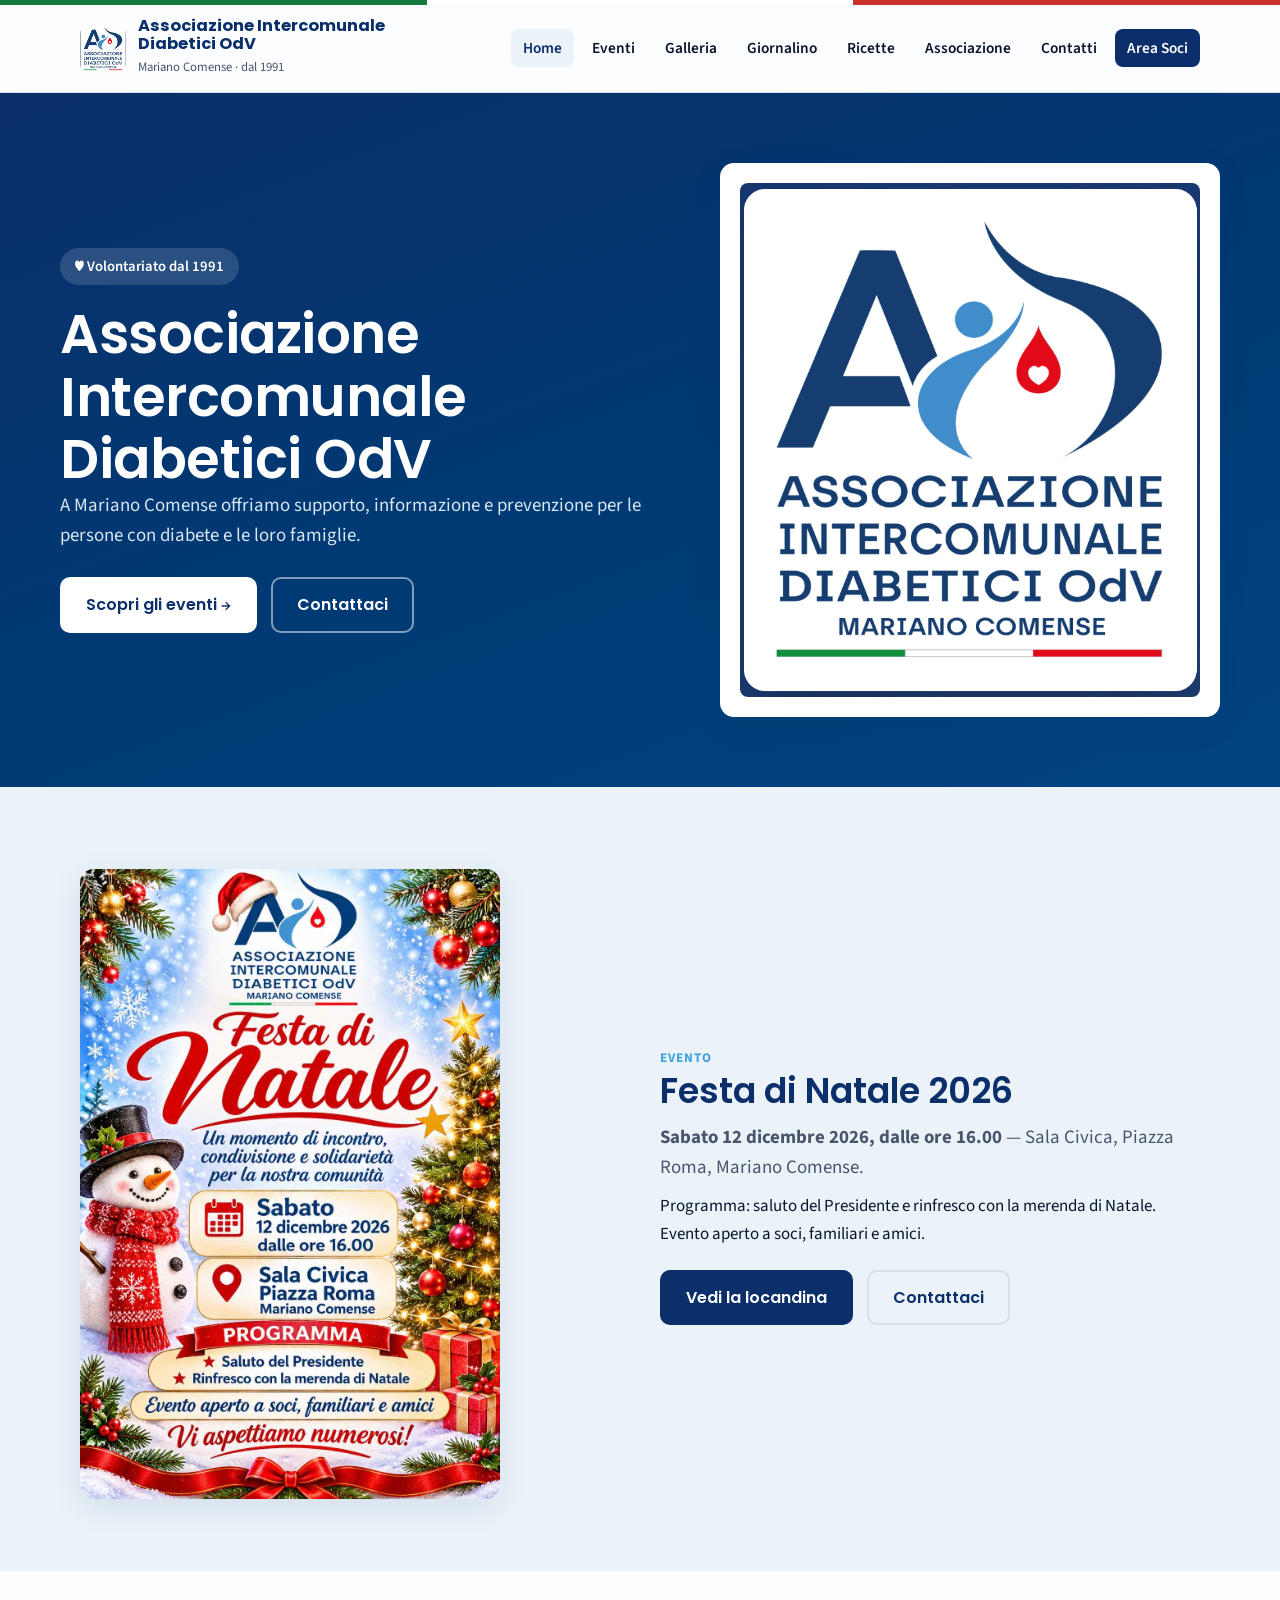
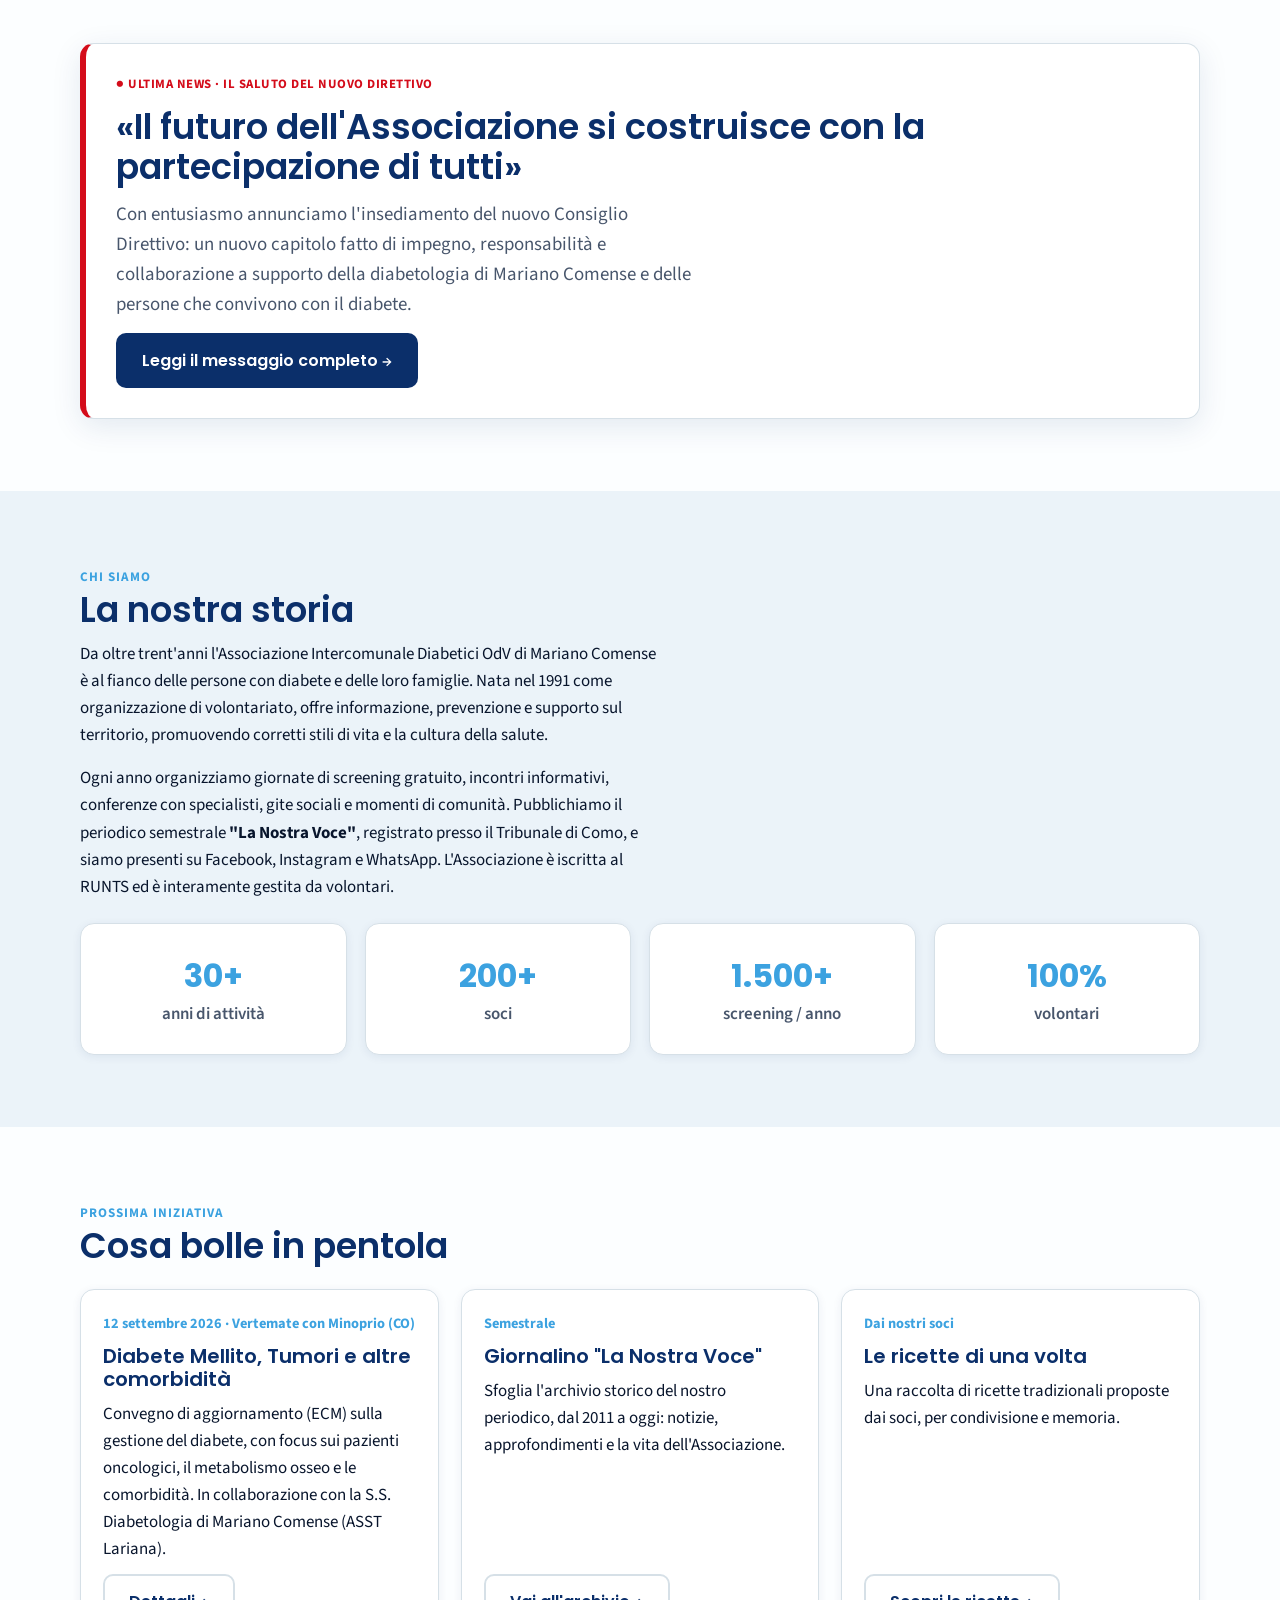
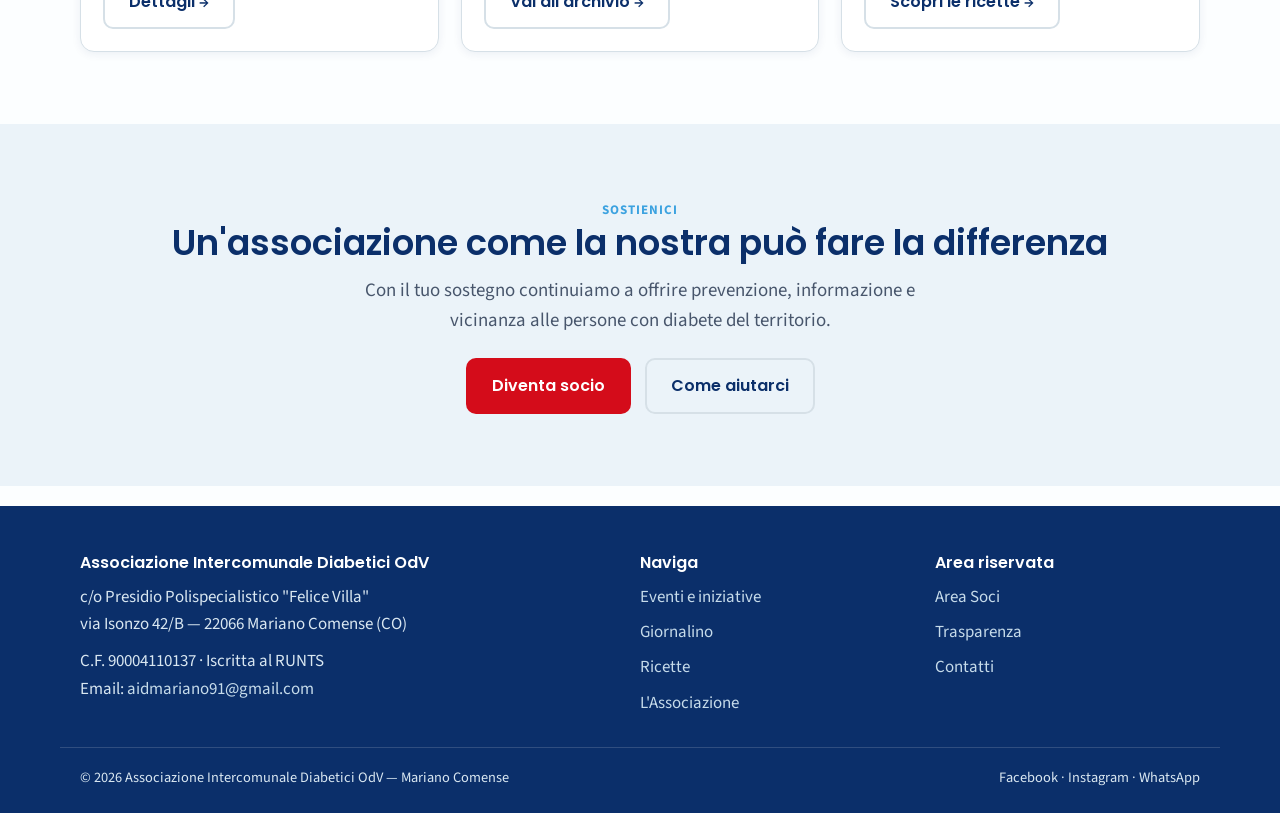
<file: index.html>
<!doctype html>
<html lang="it">
<head>
<meta charset="utf-8">
<meta name="viewport" content="width=device-width, initial-scale=1">
<title>AID Mariano Comense — Associazione Intercomunale Diabetici OdV</title>
<meta name="description" content="Associazione Intercomunale Diabetici OdV di Mariano Comense: supporto, informazione e prevenzione sul diabete dal 1991. Volontariato, eventi, giornalino e area soci.">
<link rel="icon" href="assets/logo.png">
<link rel="preconnect" href="https://fonts.googleapis.com">
<link rel="preconnect" href="https://fonts.gstatic.com" crossorigin>
<link href="https://fonts.googleapis.com/css2?family=Poppins:wght@500;600;700&family=Source+Sans+3:wght@400;600;700&display=swap" rel="stylesheet">
<link rel="stylesheet" href="css/style.css">
</head>
<body data-page="home">

<!-- HERO -->
<section class="hero">
  <div class="container hero-grid">
    <div>
      <span class="badge">♥ Volontariato dal 1991</span>
      <h1>Associazione Intercomunale Diabetici OdV</h1>
      <p class="lead">A Mariano Comense offriamo supporto, informazione e prevenzione per le persone con diabete e le loro famiglie.</p>
      <div class="hero-actions">
        <a class="btn btn--light" href="pages/eventi.html">Scopri gli eventi →</a>
        <a class="btn btn--ghost" style="color:#fff;border-color:rgba(255,255,255,.5)" href="pages/contatti.html">Contattaci</a>
      </div>
    </div>
    <div class="hero-logo"><img src="assets/logo.png" alt="Logo Associazione Intercomunale Diabetici OdV Mariano Comense"></div>
  </div>
</section>

<!-- EVENTO NATALE 2026: INIZIO -->
<section class="section section--muted">
  <div class="container">
    <div class="grid grid--2 mt-s" style="align-items:center;gap:40px">
      <div style="text-align:center">
        <a href="assets/eventi/festa-natale-2026.jpg" target="_blank" rel="noopener">
          <img src="assets/eventi/festa-natale-2026.jpg"
               alt="Locandina Festa di Natale AID Mariano, sabato 12 dicembre 2026 ore 16, Sala Civica Piazza Roma, Mariano Comense"
               width="1024" height="1536" loading="lazy"
               style="max-width:420px;width:100%;height:auto;border-radius:var(--radius);box-shadow:var(--shadow)">
        </a>
      </div>
      <div>
        <span class="eyebrow">Evento</span>
        <h2>Festa di Natale 2026</h2>
        <p class="lead" style="color:var(--muted-fg);margin-top:12px"><strong>Sabato 12 dicembre 2026, dalle ore 16.00</strong> — Sala Civica, Piazza Roma, Mariano Comense.</p>
        <p style="margin-top:10px">Programma: saluto del Presidente e rinfresco con la merenda di Natale. Evento aperto a soci, familiari e amici.</p>
        <div class="hero-actions" style="margin-top:22px">
          <a class="btn btn--primary" href="assets/eventi/festa-natale-2026.jpg" target="_blank" rel="noopener">Vedi la locandina</a>
          <a class="btn btn--ghost" href="pages/contatti.html">Contattaci</a>
        </div>
      </div>
    </div>
  </div>
</section>
<!-- EVENTO NATALE 2026: FINE -->

<!-- ULTIMA NEWS -->
<section class="section">
  <div class="container">
    <div class="newsbox">
      <span class="tag">● Ultima news · Il saluto del nuovo Direttivo</span>
      <h2>«Il futuro dell'Associazione si costruisce con la partecipazione di tutti»</h2>
      <p class="lead" style="color:var(--muted-fg)">Con entusiasmo annunciamo l'insediamento del nuovo Consiglio Direttivo: un nuovo capitolo fatto di impegno, responsabilità e collaborazione a supporto della diabetologia di Mariano Comense e delle persone che convivono con il diabete.</p>
      <div><a class="btn btn--primary" href="pages/messaggio-direttivo.html">Leggi il messaggio completo →</a></div>
    </div>
  </div>
</section>

<!-- CHI SIAMO -->
<section class="section section--muted">
  <div class="container">
    <span class="eyebrow">Chi siamo</span>
    <h2>La nostra storia</h2>
    <div class="prose mt-s">
      <p>Da oltre trent'anni l'Associazione Intercomunale Diabetici OdV di Mariano Comense è al fianco delle persone con diabete e delle loro famiglie. Nata nel 1991 come organizzazione di volontariato, offre informazione, prevenzione e supporto sul territorio, promuovendo corretti stili di vita e la cultura della salute.</p>
      <p>Ogni anno organizziamo giornate di screening gratuito, incontri informativi, conferenze con specialisti, gite sociali e momenti di comunità. Pubblichiamo il periodico semestrale <strong>"La Nostra Voce"</strong>, registrato presso il Tribunale di Como, e siamo presenti su Facebook, Instagram e WhatsApp. L'Associazione è iscritta al RUNTS ed è interamente gestita da volontari.</p>
    </div>
    <div class="stats mt-m">
      <div class="stat"><b>30+</b><span>anni di attività</span></div>
      <div class="stat"><b>200+</b><span>soci</span></div>
      <div class="stat"><b>1.500+</b><span>screening / anno</span></div>
      <div class="stat"><b>100%</b><span>volontari</span></div>
    </div>
  </div>
</section>

<!-- PROSSIMA INIZIATIVA -->
<section class="section">
  <div class="container">
    <span class="eyebrow">Prossima iniziativa</span>
    <h2>Cosa bolle in pentola</h2>
    <div class="grid grid--3 mt-m">
      <article class="card">
        <div class="card-body">
          <span class="date">12 settembre 2026 · Vertemate con Minoprio (CO)</span>
          <h3>Diabete Mellito, Tumori e altre comorbidità</h3>
          <p>Convegno di aggiornamento (ECM) sulla gestione del diabete, con focus sui pazienti oncologici, il metabolismo osseo e le comorbidità. In collaborazione con la S.S. Diabetologia di Mariano Comense (ASST Lariana).</p>
          <div class="card-foot"><a class="btn btn--ghost" href="pages/eventi.html">Dettagli →</a></div>
        </div>
      </article>
      <article class="card">
        <div class="card-body">
          <span class="date">Semestrale</span>
          <h3>Giornalino "La Nostra Voce"</h3>
          <p>Sfoglia l'archivio storico del nostro periodico, dal 2011 a oggi: notizie, approfondimenti e la vita dell'Associazione.</p>
          <div class="card-foot"><a class="btn btn--ghost" href="pages/giornalino.html">Vai all'archivio →</a></div>
        </div>
      </article>
      <article class="card">
        <div class="card-body">
          <span class="date">Dai nostri soci</span>
          <h3>Le ricette di una volta</h3>
          <p>Una raccolta di ricette tradizionali proposte dai soci, per condivisione e memoria.</p>
          <div class="card-foot"><a class="btn btn--ghost" href="pages/ricette.html">Scopri le ricette →</a></div>
        </div>
      </article>
    </div>
  </div>
</section>

<!-- CTA sostegno -->
<section class="section section--muted">
  <div class="container center">
    <span class="eyebrow">Sostienici</span>
    <h2>Un'associazione come la nostra può fare la differenza</h2>
    <p class="lead" style="margin:12px auto 0">Con il tuo sostegno continuiamo a offrire prevenzione, informazione e vicinanza alle persone con diabete del territorio.</p>
    <div class="hero-actions" style="justify-content:center;margin-top:22px">
      <a class="btn btn--red" href="pages/contatti.html">Diventa socio</a>
      <a class="btn btn--ghost" href="pages/contatti.html">Come aiutarci</a>
    </div>
  </div>
</section>

<script src="js/layout.js"></script>
</body>
</html>
</file>
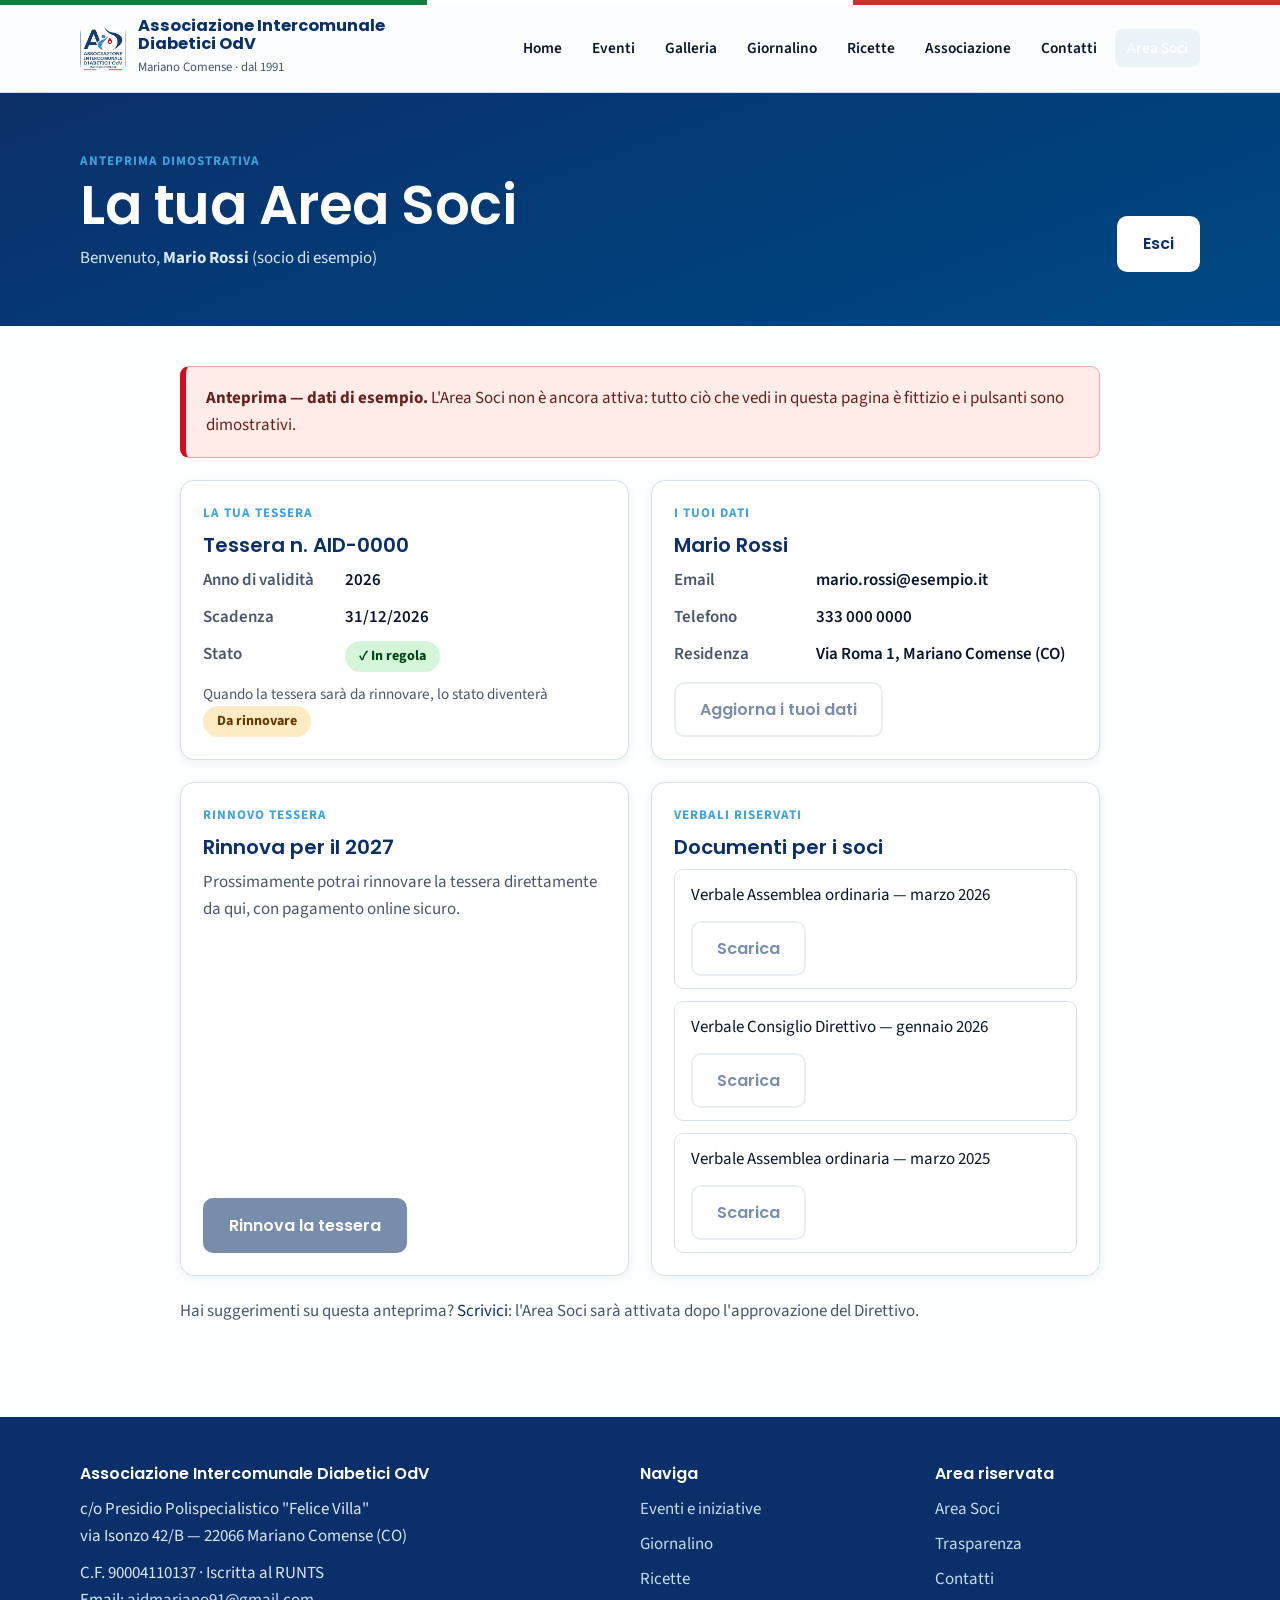
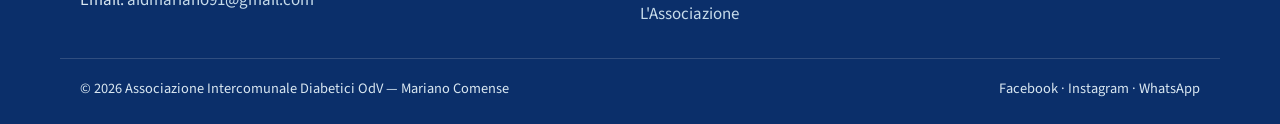
<file: pages/area-soci-dashboard.html>
<!doctype html>
<!-- ANTEPRIMA Area Soci: pagina dimostrativa statica con SOLI dati di
     esempio fittizi. Nessun collegamento a database o autenticazione.
     Flusso e passi futuri: vedi commento in area-soci.html e
     docs/area-soci-flow.md -->
<html lang="it">
<head>
<meta charset="utf-8">
<meta name="viewport" content="width=device-width, initial-scale=1">
<title>Anteprima Area Soci — AID Mariano Comense</title>
<meta name="description" content="Anteprima dimostrativa della dashboard dell'Area Soci con dati di esempio. L'Area Soci non è ancora attiva.">
<meta name="robots" content="noindex">
<link rel="icon" href="../assets/logo.png">
<link rel="preconnect" href="https://fonts.googleapis.com"><link rel="preconnect" href="https://fonts.gstatic.com" crossorigin>
<link href="https://fonts.googleapis.com/css2?family=Poppins:wght@500;600;700&family=Source+Sans+3:wght@400;600;700&display=swap" rel="stylesheet">
<link rel="stylesheet" href="../css/style.css">
</head>
<body data-page="area">

<section class="page-head">
  <div class="container" style="display:flex;justify-content:space-between;align-items:flex-end;gap:20px;flex-wrap:wrap">
    <div>
      <span class="eyebrow" style="color:var(--secondary)">Anteprima dimostrativa</span>
      <h1>La tua Area Soci</h1>
      <p>Benvenuto, <strong>Mario Rossi</strong> (socio di esempio)</p>
    </div>
    <a class="btn btn--light" href="area-soci.html" title="Esci (dimostrativo): torna alla pagina di accesso">Esci</a>
  </div>
</section>

<section class="section" style="padding-top:40px">
  <div class="container" style="max-width:960px">

    <div class="notice" role="status">
      <strong>Anteprima — dati di esempio.</strong> L'Area Soci non è ancora attiva: tutto ciò che vedi in questa pagina è fittizio e i pulsanti sono dimostrativi.
    </div>

    <div class="grid grid--2 mt-m">

      <!-- Card tessera -->
      <div class="card">
        <div class="card-body">
          <span class="eyebrow">La tua tessera</span>
          <h3>Tessera n. AID-0000</h3>
          <ul class="dash-kv">
            <li><span class="k">Anno di validità</span><span class="v">2026</span></li>
            <li><span class="k">Scadenza</span><span class="v">31/12/2026</span></li>
            <li><span class="k">Stato</span><span class="badge-status badge-status--ok">✓ In regola</span></li>
          </ul>
          <p style="color:var(--muted-fg);font-size:.95rem">Quando la tessera sarà da rinnovare, lo stato diventerà <span class="badge-status badge-status--warn">Da rinnovare</span></p>
        </div>
      </div>

      <!-- Card dati -->
      <div class="card">
        <div class="card-body">
          <span class="eyebrow">I tuoi dati</span>
          <h3>Mario Rossi</h3>
          <ul class="dash-kv">
            <li><span class="k">Email</span><span class="v">mario.rossi@esempio.it</span></li>
            <li><span class="k">Telefono</span><span class="v">333 000 0000</span></li>
            <li><span class="k">Residenza</span><span class="v">Via Roma 1, Mariano Comense (CO)</span></li>
          </ul>
          <div class="card-foot">
            <button class="btn btn--ghost" type="button" disabled title="Funzione dimostrativa: sarà attivata con l'Area Soci">Aggiorna i tuoi dati</button>
          </div>
        </div>
      </div>

      <!-- Card rinnovo -->
      <div class="card">
        <div class="card-body">
          <span class="eyebrow">Rinnovo tessera</span>
          <h3>Rinnova per il 2027</h3>
          <p style="color:var(--muted-fg)">Prossimamente potrai rinnovare la tessera direttamente da qui, con pagamento online sicuro.</p>
          <div class="card-foot">
            <button class="btn btn--primary" type="button" disabled title="Funzione dimostrativa: il rinnovo online sarà attivato in seguito">Rinnova la tessera</button>
          </div>
        </div>
      </div>

      <!-- Card verbali -->
      <div class="card">
        <div class="card-body">
          <span class="eyebrow">Verbali riservati</span>
          <h3>Documenti per i soci</h3>
          <ul class="dash-list">
            <li><span>Verbale Assemblea ordinaria — marzo 2026</span><button class="btn btn--ghost" type="button" disabled title="Download dimostrativo">Scarica</button></li>
            <li><span>Verbale Consiglio Direttivo — gennaio 2026</span><button class="btn btn--ghost" type="button" disabled title="Download dimostrativo">Scarica</button></li>
            <li><span>Verbale Assemblea ordinaria — marzo 2025</span><button class="btn btn--ghost" type="button" disabled title="Download dimostrativo">Scarica</button></li>
          </ul>
        </div>
      </div>

    </div>

    <p class="mt-m" style="color:var(--muted-fg)">Hai suggerimenti su questa anteprima? <a href="contatti.html">Scrivici</a>: l'Area Soci sarà attivata dopo l'approvazione del Direttivo.</p>
  </div>
</section>

<script src="../js/layout.js"></script>
</body>
</html>
</file>
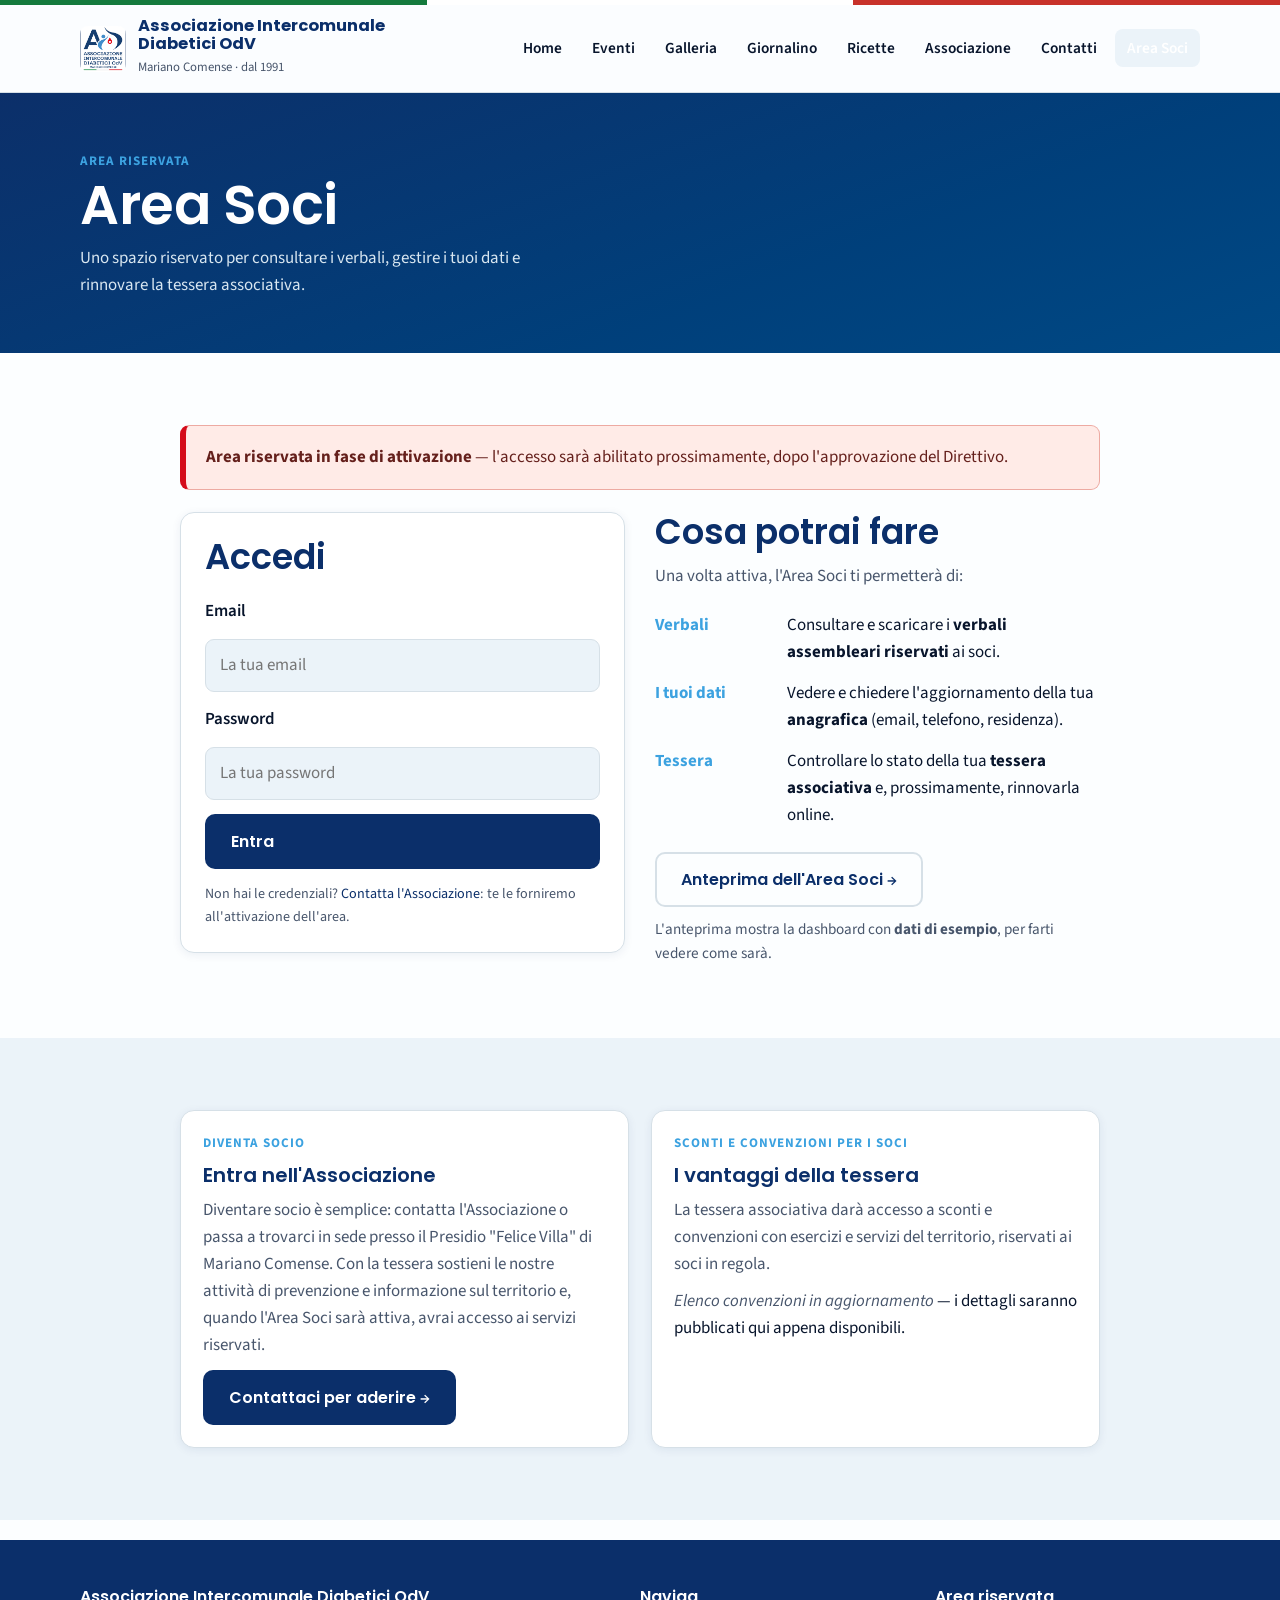
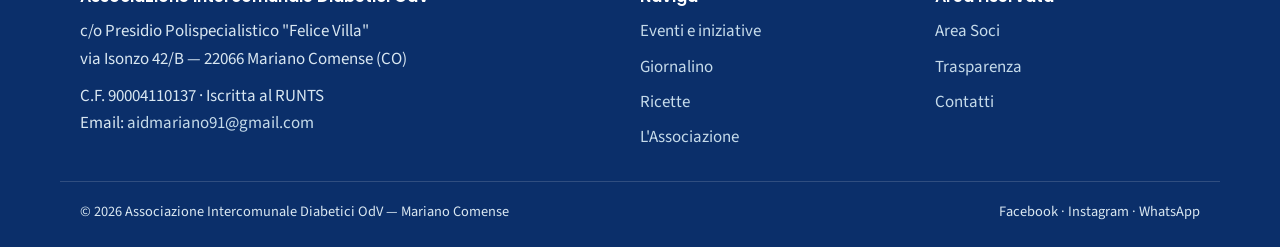
<file: pages/area-soci.html>
<!doctype html>
<!-- ============================================================
     AREA SOCI — USER FLOW (v1, anteprima — login DISATTIVATO)

     Flusso previsto per il socio:
       1. Socio → pagina Area Soci (questa pagina, gate di accesso)
       2. Login email + password → OGGI DISATTIVATO in attesa di
          approvazione del Direttivo (campi disabilitati, nessuna
          chiamata di autenticazione)
       3. Dashboard socio (oggi visitabile solo come ANTEPRIMA con
          dati di esempio: area-soci-dashboard.html)
       4. Dalla dashboard: tessera → dati personali → verbali
          riservati → rinnovo tessera → esci

     Passi futuri previsti (Fase 2, dopo approvazione del Direttivo):
       - Autenticazione email/password con Supabase Auth
         (progetto AIDMariano_Soci; nel client solo la anon key
         pubblica, mai service_role)
       - Policy RLS sulla tabella public.soci: "ogni socio vede
         solo i propri dati" (oggi RLS attiva senza policy = bloccata)
       - Collegamento soci.user_id → auth.users

     Dettagli completi: docs/area-soci-flow.md
     ============================================================ -->
<html lang="it">
<head>
<meta charset="utf-8">
<meta name="viewport" content="width=device-width, initial-scale=1">
<title>Area Soci — AID Mariano Comense</title>
<meta name="description" content="Area riservata ai soci dell'Associazione Intercomunale Diabetici OdV di Mariano Comense.">
<link rel="icon" href="../assets/logo.png">
<link rel="preconnect" href="https://fonts.googleapis.com"><link rel="preconnect" href="https://fonts.gstatic.com" crossorigin>
<link href="https://fonts.googleapis.com/css2?family=Poppins:wght@500;600;700&family=Source+Sans+3:wght@400;600;700&display=swap" rel="stylesheet">
<link rel="stylesheet" href="../css/style.css">
</head>
<body data-page="area">

<section class="page-head">
  <div class="container">
    <span class="eyebrow" style="color:var(--secondary)">Area riservata</span>
    <h1>Area Soci</h1>
    <p>Uno spazio riservato per consultare i verbali, gestire i tuoi dati e rinnovare la tessera associativa.</p>
  </div>
</section>

<section class="section">
  <div class="container" style="max-width:960px">

    <div class="notice" role="status">
      <strong>Area riservata in fase di attivazione</strong> — l'accesso sarà abilitato prossimamente, dopo l'approvazione del Direttivo.
    </div>

    <div class="info-grid mt-m" style="align-items:start">

      <form class="contact" novalidate>
        <h2 style="margin-bottom:6px">Accedi</h2>
        <label for="login-email" style="font-weight:600">Email</label>
        <input id="login-email" type="email" placeholder="La tua email" autocomplete="username" disabled>
        <label for="login-password" style="font-weight:600">Password</label>
        <input id="login-password" type="password" placeholder="La tua password" autocomplete="current-password" disabled>
        <button class="btn btn--primary" type="button" id="login-btn" aria-describedby="login-msg">Entra</button>
        <p class="form-msg" id="login-msg" role="status" aria-live="polite">Area non ancora attiva: l'accesso sarà abilitato dopo l'approvazione del Direttivo.</p>
        <small style="color:var(--muted-fg)">Non hai le credenziali? <a href="contatti.html">Contatta l'Associazione</a>: te le forniremo all'attivazione dell'area.</small>
      </form>

      <div>
        <h2>Cosa potrai fare</h2>
        <p class="mt-s" style="color:var(--muted-fg)">Una volta attiva, l'Area Soci ti permetterà di:</p>
        <ul class="info-list mt-m">
          <li><span class="k">Verbali</span><span>Consultare e scaricare i <strong>verbali assembleari riservati</strong> ai soci.</span></li>
          <li><span class="k">I tuoi dati</span><span>Vedere e chiedere l'aggiornamento della tua <strong>anagrafica</strong> (email, telefono, residenza).</span></li>
          <li><span class="k">Tessera</span><span>Controllare lo stato della tua <strong>tessera associativa</strong> e, prossimamente, rinnovarla online.</span></li>
        </ul>
        <div class="mt-m">
          <a class="btn btn--ghost" href="area-soci-dashboard.html">Anteprima dell'Area Soci →</a>
          <p class="mt-s" style="color:var(--muted-fg);font-size:.95rem">L'anteprima mostra la dashboard con <strong>dati di esempio</strong>, per farti vedere come sarà.</p>
        </div>
      </div>

    </div>
  </div>
</section>

<section class="section section--muted">
  <div class="container" style="max-width:960px">
    <div class="grid grid--2">

      <div class="card">
        <div class="card-body">
          <span class="eyebrow">Diventa socio</span>
          <h3>Entra nell'Associazione</h3>
          <p style="color:var(--muted-fg)">Diventare socio è semplice: contatta l'Associazione o passa a trovarci in sede presso il Presidio "Felice Villa" di Mariano Comense. Con la tessera sostieni le nostre attività di prevenzione e informazione sul territorio e, quando l'Area Soci sarà attiva, avrai accesso ai servizi riservati.</p>
          <div class="card-foot">
            <a class="btn btn--primary" href="contatti.html">Contattaci per aderire →</a>
          </div>
        </div>
      </div>

      <div class="card">
        <div class="card-body">
          <span class="eyebrow">Sconti e convenzioni per i soci</span>
          <h3>I vantaggi della tessera</h3>
          <p style="color:var(--muted-fg)">La tessera associativa darà accesso a sconti e convenzioni con esercizi e servizi del territorio, riservati ai soci in regola.</p>
          <p><em style="color:var(--muted-fg)">Elenco convenzioni in aggiornamento</em> — i dettagli saranno pubblicati qui appena disponibili.</p>
        </div>
      </div>

    </div>
  </div>
</section>

<script src="../js/layout.js"></script>
<script>
// Login volutamente NON funzionante: nessuna chiamata di autenticazione.
// Il pulsante mostra solo l'avviso "Area non ancora attiva".
document.getElementById('login-btn').addEventListener('click', function () {
  document.getElementById('login-msg').classList.add('show');
});
</script>
</body>
</html>
</file>
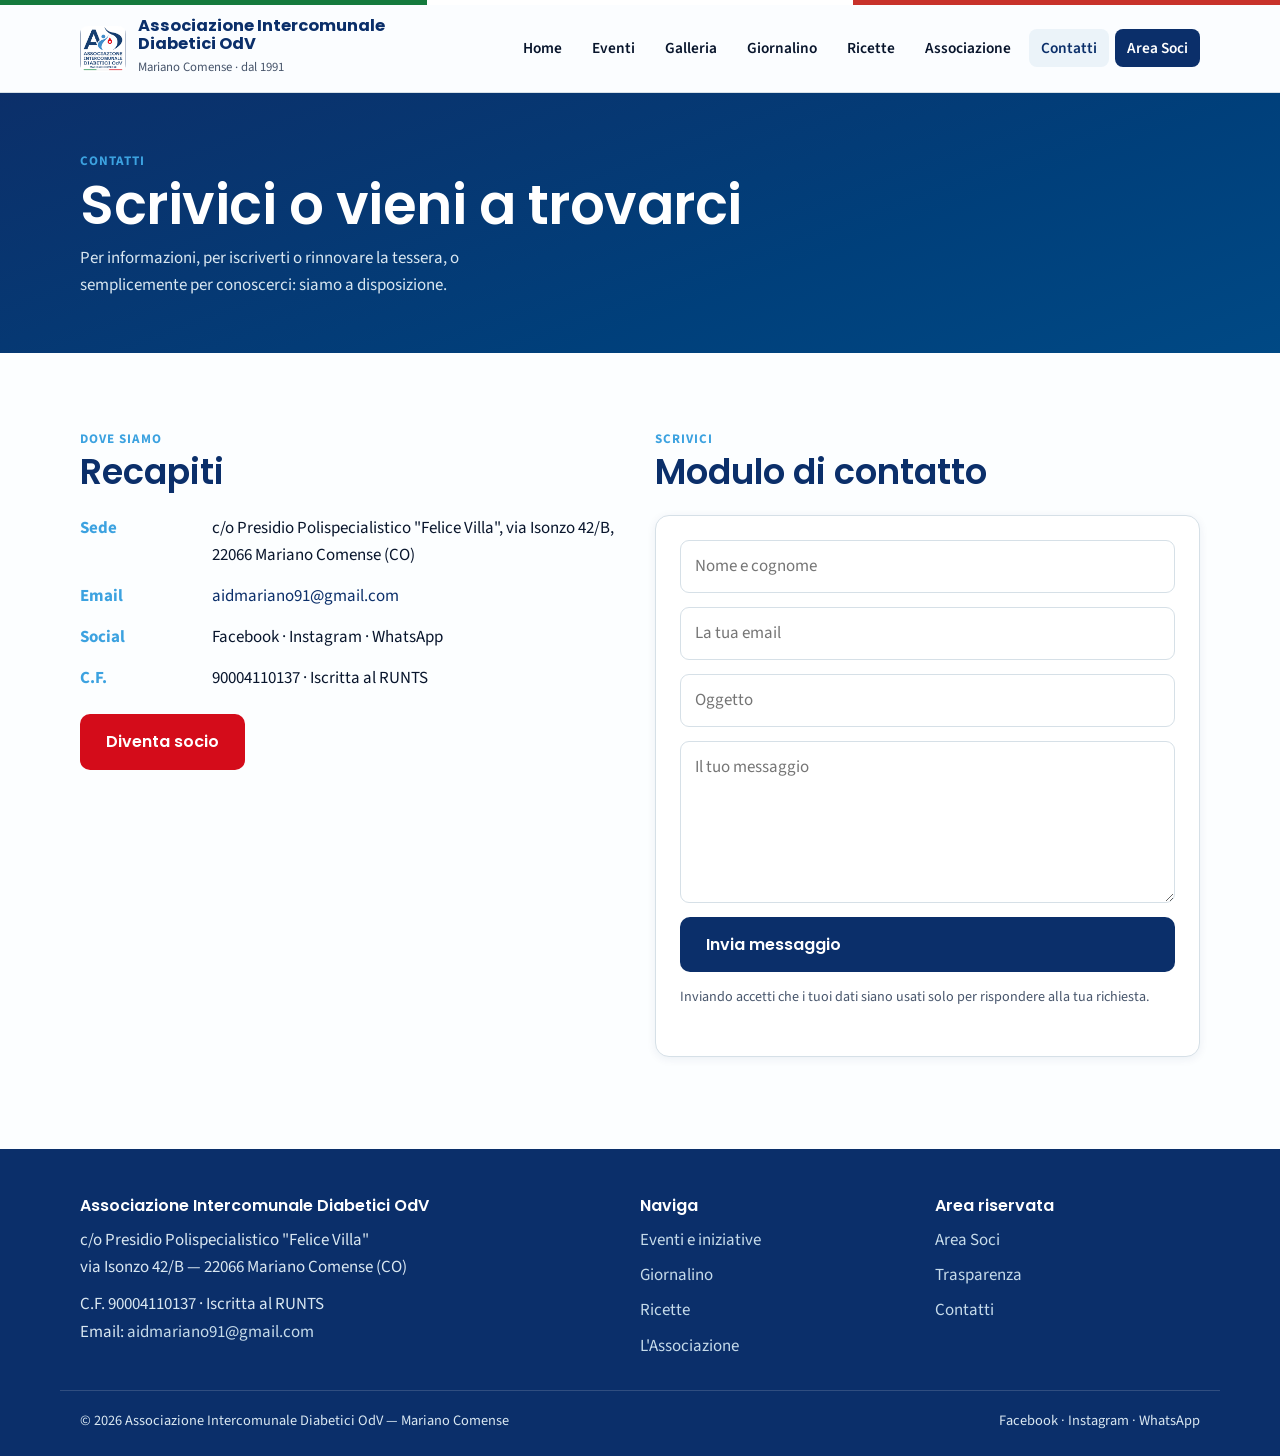
<file: pages/contatti.html>
<!doctype html>
<html lang="it">
<head>
<meta charset="utf-8">
<meta name="viewport" content="width=device-width, initial-scale=1">
<title>Contatti — AID Mariano Comense</title>
<meta name="description" content="Contatta l'Associazione Intercomunale Diabetici OdV di Mariano Comense.">
<link rel="icon" href="../assets/logo.png">
<link rel="preconnect" href="https://fonts.googleapis.com"><link rel="preconnect" href="https://fonts.gstatic.com" crossorigin>
<link href="https://fonts.googleapis.com/css2?family=Poppins:wght@500;600;700&family=Source+Sans+3:wght@400;600;700&display=swap" rel="stylesheet">
<link rel="stylesheet" href="../css/style.css">
</head>
<body data-page="contatti">

<section class="page-head">
  <div class="container">
    <span class="eyebrow" style="color:var(--secondary)">Contatti</span>
    <h1>Scrivici o vieni a trovarci</h1>
    <p>Per informazioni, per iscriverti o rinnovare la tessera, o semplicemente per conoscerci: siamo a disposizione.</p>
  </div>
</section>

<section class="section">
  <div class="container info-grid">
    <div>
      <span class="eyebrow">Dove siamo</span>
      <h2>Recapiti</h2>
      <ul class="info-list mt-m">
        <li><span class="k">Sede</span><span>c/o Presidio Polispecialistico "Felice Villa", via Isonzo 42/B, 22066 Mariano Comense (CO)</span></li>
        <li><span class="k">Email</span><span><a href="mailto:aidmariano91@gmail.com">aidmariano91@gmail.com</a></span></li>
        <li><span class="k">Social</span><span>Facebook · Instagram · WhatsApp</span></li>
        <li><span class="k">C.F.</span><span>90004110137 · Iscritta al RUNTS</span></li>
      </ul>
      <p class="mt-m"><a class="btn btn--red" href="#form">Diventa socio</a></p>
    </div>

    <div id="form">
      <span class="eyebrow">Scrivici</span>
      <h2>Modulo di contatto</h2>
      <!-- Invio via Web3Forms (funziona su hosting statico come Cloudflare Pages) -->
      <form id="contact-form" class="contact mt-m">
        <!-- Access key pubblica di Web3Forms: recapita i messaggi a aidmariano91@gmail.com -->
        <input type="hidden" name="access_key" value="bb88d367-2a07-47ae-a57a-9501777291f1">
        <input type="hidden" name="subject" value="Richiesta info da Sito AIDMariano">
        <input type="hidden" name="from_name" value="Sito AID Mariano">
        <!-- Anti-spam (honeypot): resta nascosto, non compilare -->
        <input type="checkbox" name="botcheck" style="display:none" tabindex="-1" autocomplete="off">
        <input type="text" name="nome" placeholder="Nome e cognome" required>
        <input type="email" name="email" placeholder="La tua email" required>
        <input type="text" name="oggetto" placeholder="Oggetto">
        <textarea name="messaggio" rows="5" placeholder="Il tuo messaggio" required></textarea>
        <button class="btn btn--primary" type="submit">Invia messaggio</button>
        <small style="color:var(--muted-fg)">Inviando accetti che i tuoi dati siano usati solo per rispondere alla tua richiesta.</small>
        <p id="form-status" role="status" aria-live="polite" style="margin-top:.6rem;font-weight:600"></p>
      </form>
    </div>
  </div>
</section>

<script src="../js/layout.js"></script>
<script>
(function () {
  var form = document.getElementById('contact-form');
  if (!form) return;
  var status = document.getElementById('form-status');
  form.addEventListener('submit', async function (e) {
    e.preventDefault();
    var btn = form.querySelector('button[type="submit"]');
    btn.disabled = true;
    status.style.color = 'var(--muted-fg)';
    status.textContent = 'Invio in corso…';
    try {
      var res = await fetch('https://api.web3forms.com/submit', {
        method: 'POST',
        headers: { 'Accept': 'application/json' },
        body: new FormData(form)
      });
      var json = await res.json();
      if (res.ok && json.success) {
        form.reset();
        status.style.color = 'var(--primary)';
        status.textContent = '✓ Messaggio inviato. Ti risponderemo al più presto, grazie!';
      } else {
        status.style.color = 'var(--accent-red)';
        status.textContent = 'Problema nell’invio. Riprova o scrivici a aidmariano91@gmail.com.';
      }
    } catch (err) {
      status.style.color = 'var(--accent-red)';
      status.textContent = 'Connessione non riuscita. Riprova o scrivici a aidmariano91@gmail.com.';
    } finally {
      btn.disabled = false;
    }
  });
})();
</script>
</body>
</html>
</file>
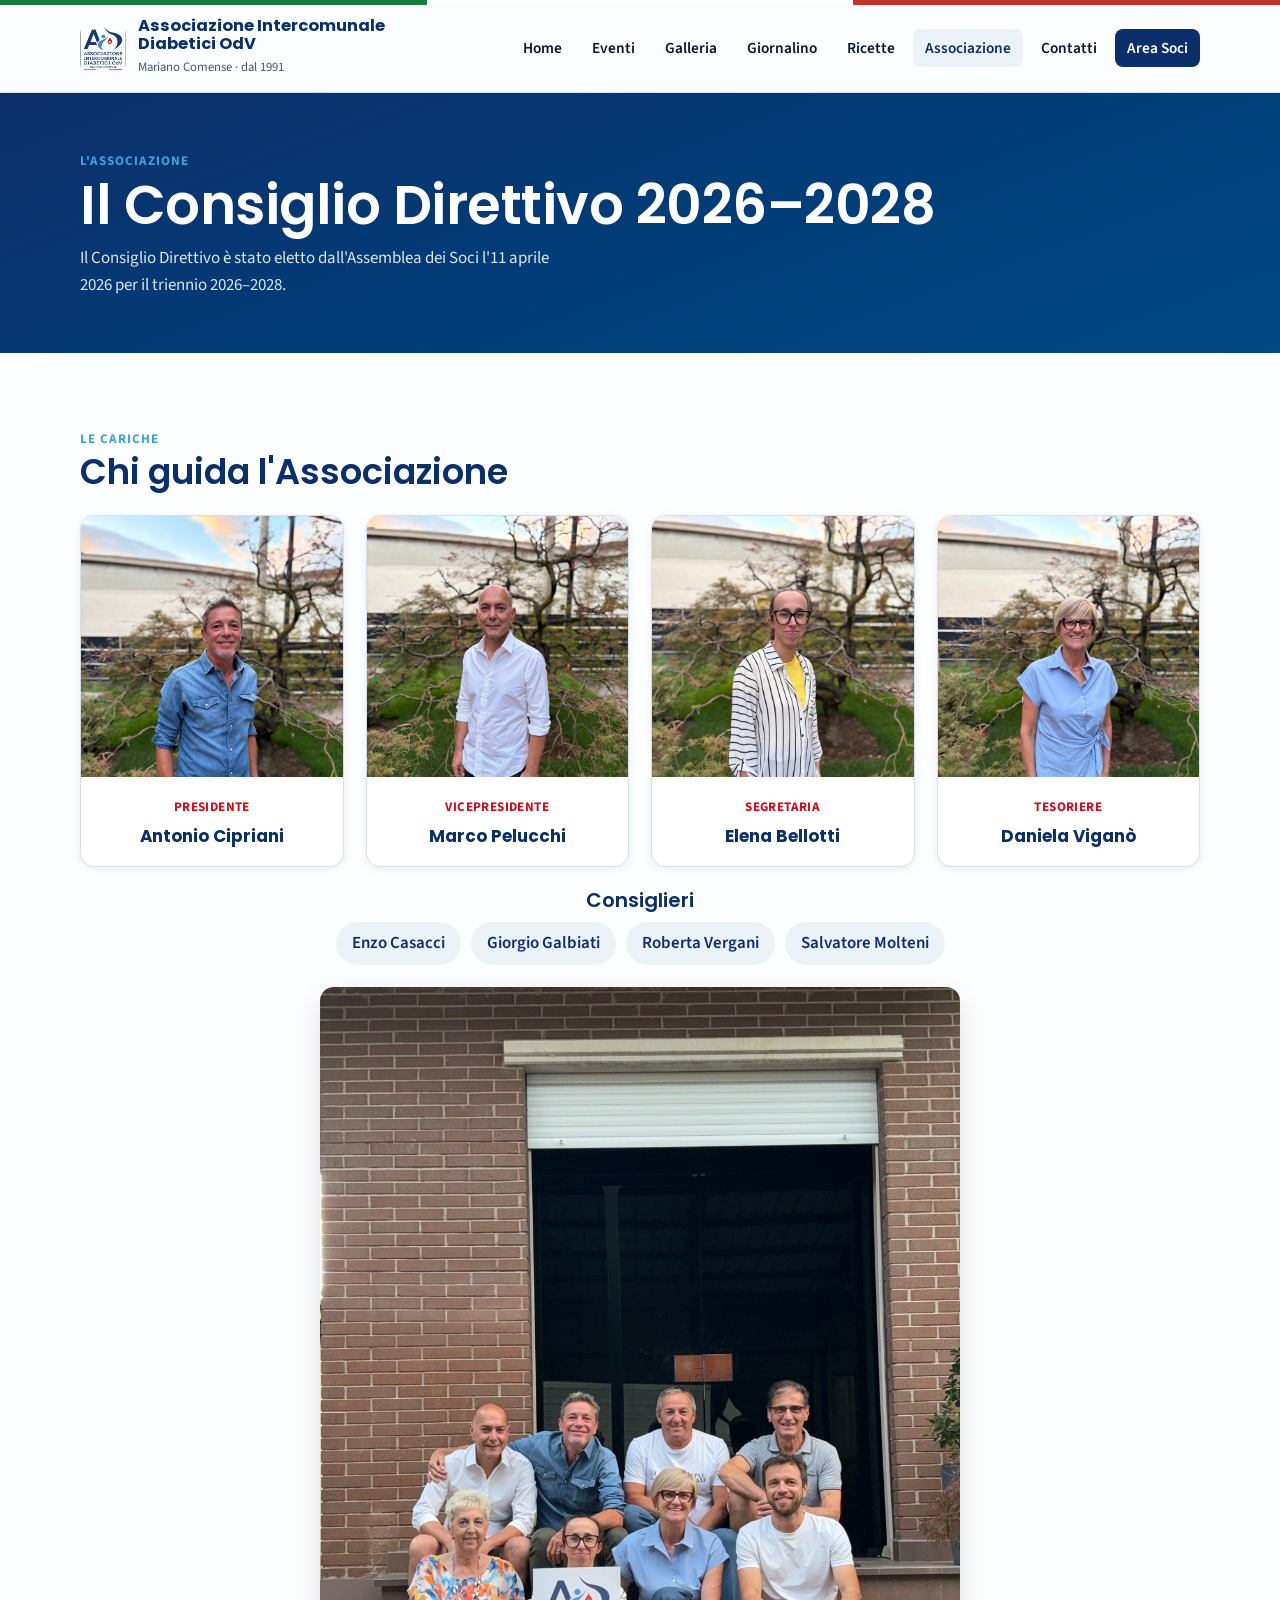
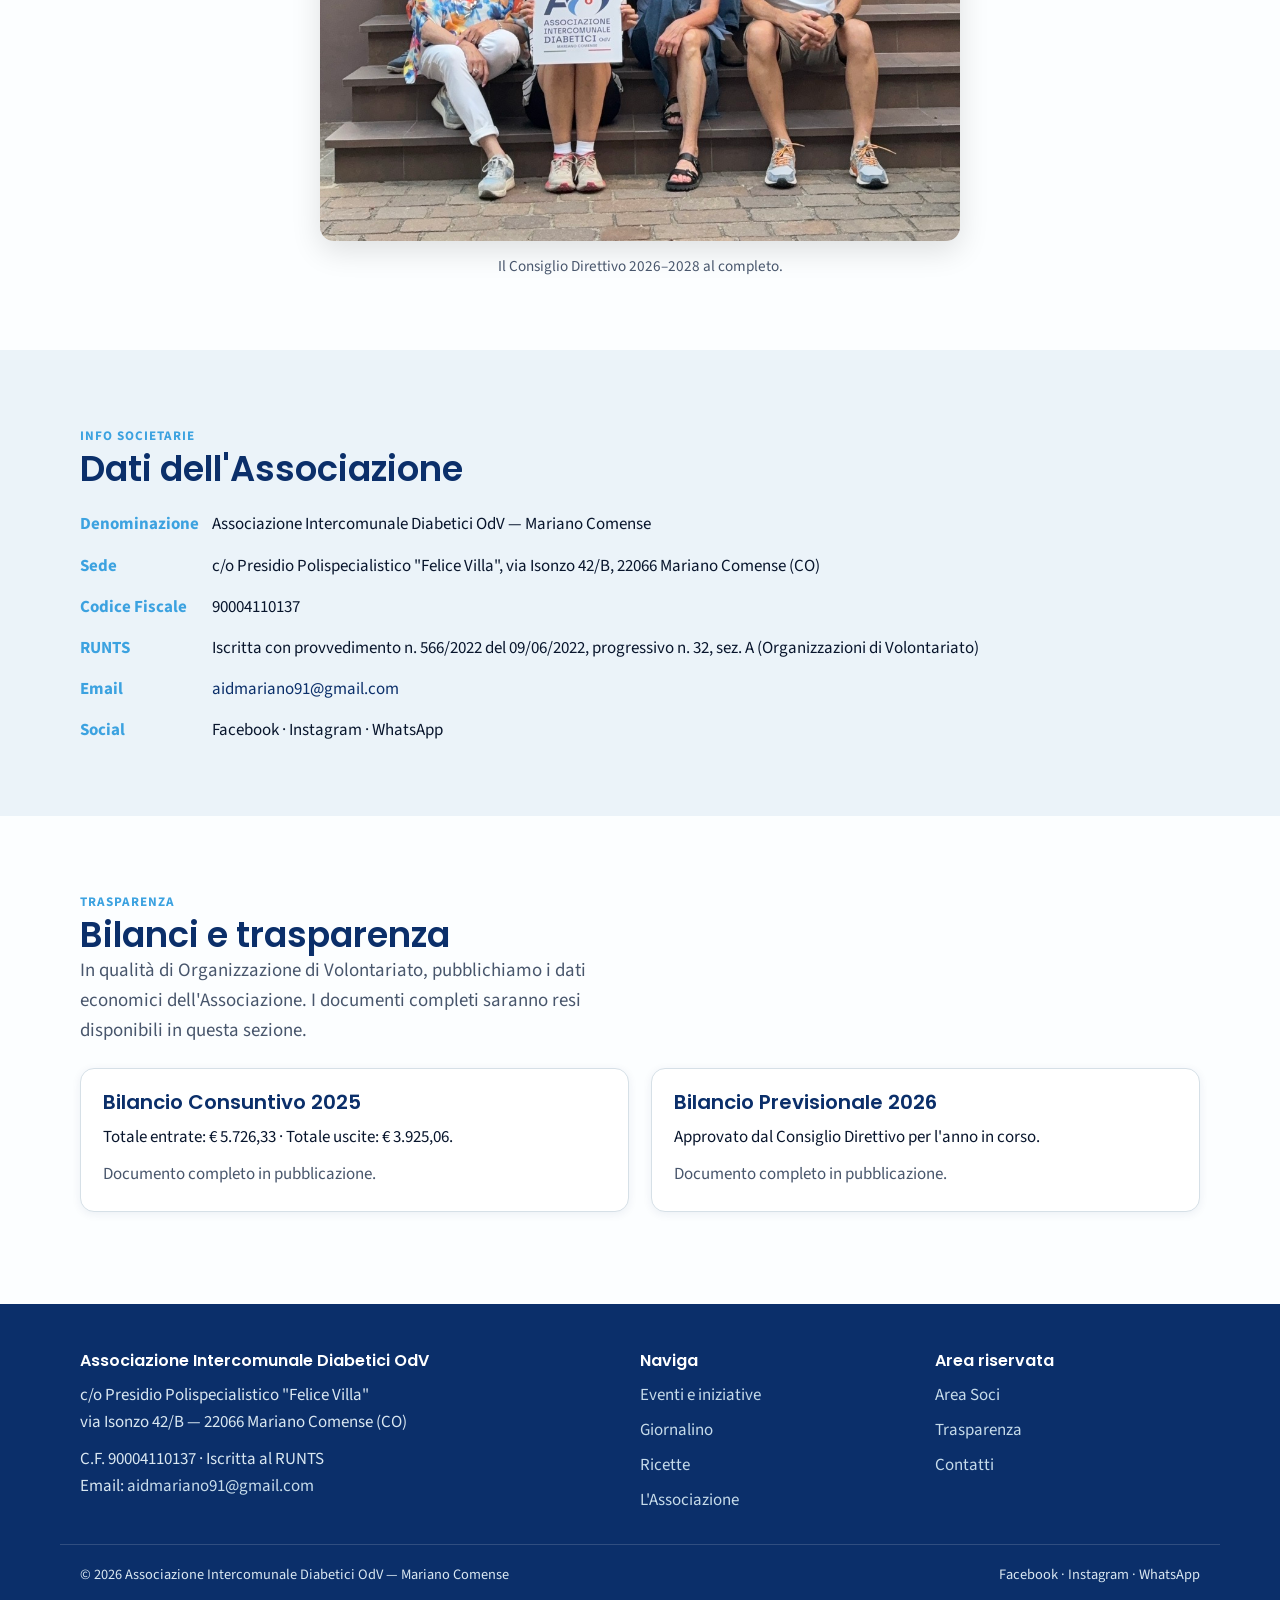
<file: pages/direttivo.html>
<!doctype html>
<html lang="it">
<head>
<meta charset="utf-8">
<meta name="viewport" content="width=device-width, initial-scale=1">
<title>L'Associazione e il Direttivo — AID Mariano Comense</title>
<meta name="description" content="Il Consiglio Direttivo 2026–2028, le informazioni societarie e la trasparenza dell'Associazione Intercomunale Diabetici OdV di Mariano Comense.">
<link rel="icon" href="../assets/logo.png">
<link rel="preconnect" href="https://fonts.googleapis.com"><link rel="preconnect" href="https://fonts.gstatic.com" crossorigin>
<link href="https://fonts.googleapis.com/css2?family=Poppins:wght@500;600;700&family=Source+Sans+3:wght@400;600;700&display=swap" rel="stylesheet">
<link rel="stylesheet" href="../css/style.css">
<style>
  .avatar{width:100%;aspect-ratio:1/1;display:block;object-fit:cover;object-position:50% 18%;
    background:linear-gradient(160deg,var(--primary),var(--secondary));}
  .group-photo{display:block;width:100%;max-width:640px;margin:0 auto;border-radius:var(--radius,12px);
    box-shadow:0 10px 30px rgba(0,0,0,.12);}
  .group-caption{text-align:center;color:var(--muted-fg);margin-top:.8rem;font-size:.95rem;}
</style>
</head>
<body data-page="direttivo">

<section class="page-head">
  <div class="container">
    <span class="eyebrow" style="color:var(--secondary)">L'Associazione</span>
    <h1>Il Consiglio Direttivo 2026–2028</h1>
    <p>Il Consiglio Direttivo è stato eletto dall'Assemblea dei Soci l'11 aprile 2026 per il triennio 2026–2028.</p>
  </div>
</section>

<section class="section">
  <div class="container">
    <span class="eyebrow">Le cariche</span>
    <h2>Chi guida l'Associazione</h2>
    <div class="people mt-m">
      <div class="person"><img class="avatar" src="../assets/direttivo/antonio-cipriani.jpg" alt="Antonio Cipriani, Presidente"><div class="p-body"><span class="role">Presidente</span><b>Antonio Cipriani</b></div></div>
      <div class="person"><img class="avatar" src="../assets/direttivo/marco-pelucchi.jpg" alt="Marco Pelucchi, Vicepresidente"><div class="p-body"><span class="role">Vicepresidente</span><b>Marco Pelucchi</b></div></div>
      <div class="person"><img class="avatar" src="../assets/direttivo/elena-bellotti.jpg" alt="Elena Bellotti, Segretaria"><div class="p-body"><span class="role">Segretaria</span><b>Elena Bellotti</b></div></div>
      <div class="person"><img class="avatar" src="../assets/direttivo/daniela-vigano.jpg" alt="Daniela Viganò, Tesoriere"><div class="p-body"><span class="role">Tesoriere</span><b>Daniela Viganò</b></div></div>
    </div>

    <h3 class="mt-m center">Consiglieri</h3>
    <ul class="council">
      <li>Enzo Casacci</li>
      <li>Giorgio Galbiati</li>
      <li>Roberta Vergani</li>
      <li>Salvatore Molteni</li>
    </ul>

    <div class="mt-m">
      <img class="group-photo" src="../assets/direttivo/direttivo-gruppo.jpg" alt="Foto di gruppo del Consiglio Direttivo 2026–2028">
      <p class="group-caption">Il Consiglio Direttivo 2026–2028 al completo.</p>
    </div>
  </div>
</section>

<section class="section section--muted">
  <div class="container">
    <span class="eyebrow">Info societarie</span>
    <h2>Dati dell'Associazione</h2>
    <ul class="info-list mt-m">
      <li><span class="k">Denominazione</span><span>Associazione Intercomunale Diabetici OdV — Mariano Comense</span></li>
      <li><span class="k">Sede</span><span>c/o Presidio Polispecialistico "Felice Villa", via Isonzo 42/B, 22066 Mariano Comense (CO)</span></li>
      <li><span class="k">Codice Fiscale</span><span>90004110137</span></li>
      <li><span class="k">RUNTS</span><span>Iscritta con provvedimento n. 566/2022 del 09/06/2022, progressivo n. 32, sez. A (Organizzazioni di Volontariato)</span></li>
      <li><span class="k">Email</span><span><a href="mailto:aidmariano91@gmail.com">aidmariano91@gmail.com</a></span></li>
      <li><span class="k">Social</span><span>Facebook · Instagram · WhatsApp</span></li>
    </ul>
  </div>
</section>

<section class="section" id="trasparenza">
  <div class="container">
    <span class="eyebrow">Trasparenza</span>
    <h2>Bilanci e trasparenza</h2>
    <p class="lead" style="color:var(--muted-fg)">In qualità di Organizzazione di Volontariato, pubblichiamo i dati economici dell'Associazione. I documenti completi saranno resi disponibili in questa sezione.</p>
    <div class="grid grid--2 mt-m">
      <div class="card"><div class="card-body"><h3>Bilancio Consuntivo 2025</h3><p>Totale entrate: € 5.726,33 · Totale uscite: € 3.925,06.</p><p style="color:var(--muted-fg)">Documento completo in pubblicazione.</p></div></div>
      <div class="card"><div class="card-body"><h3>Bilancio Previsionale 2026</h3><p>Approvato dal Consiglio Direttivo per l'anno in corso.</p><p style="color:var(--muted-fg)">Documento completo in pubblicazione.</p></div></div>
    </div>
  </div>
</section>

<script src="../js/layout.js"></script>
</body>
</html>
</file>
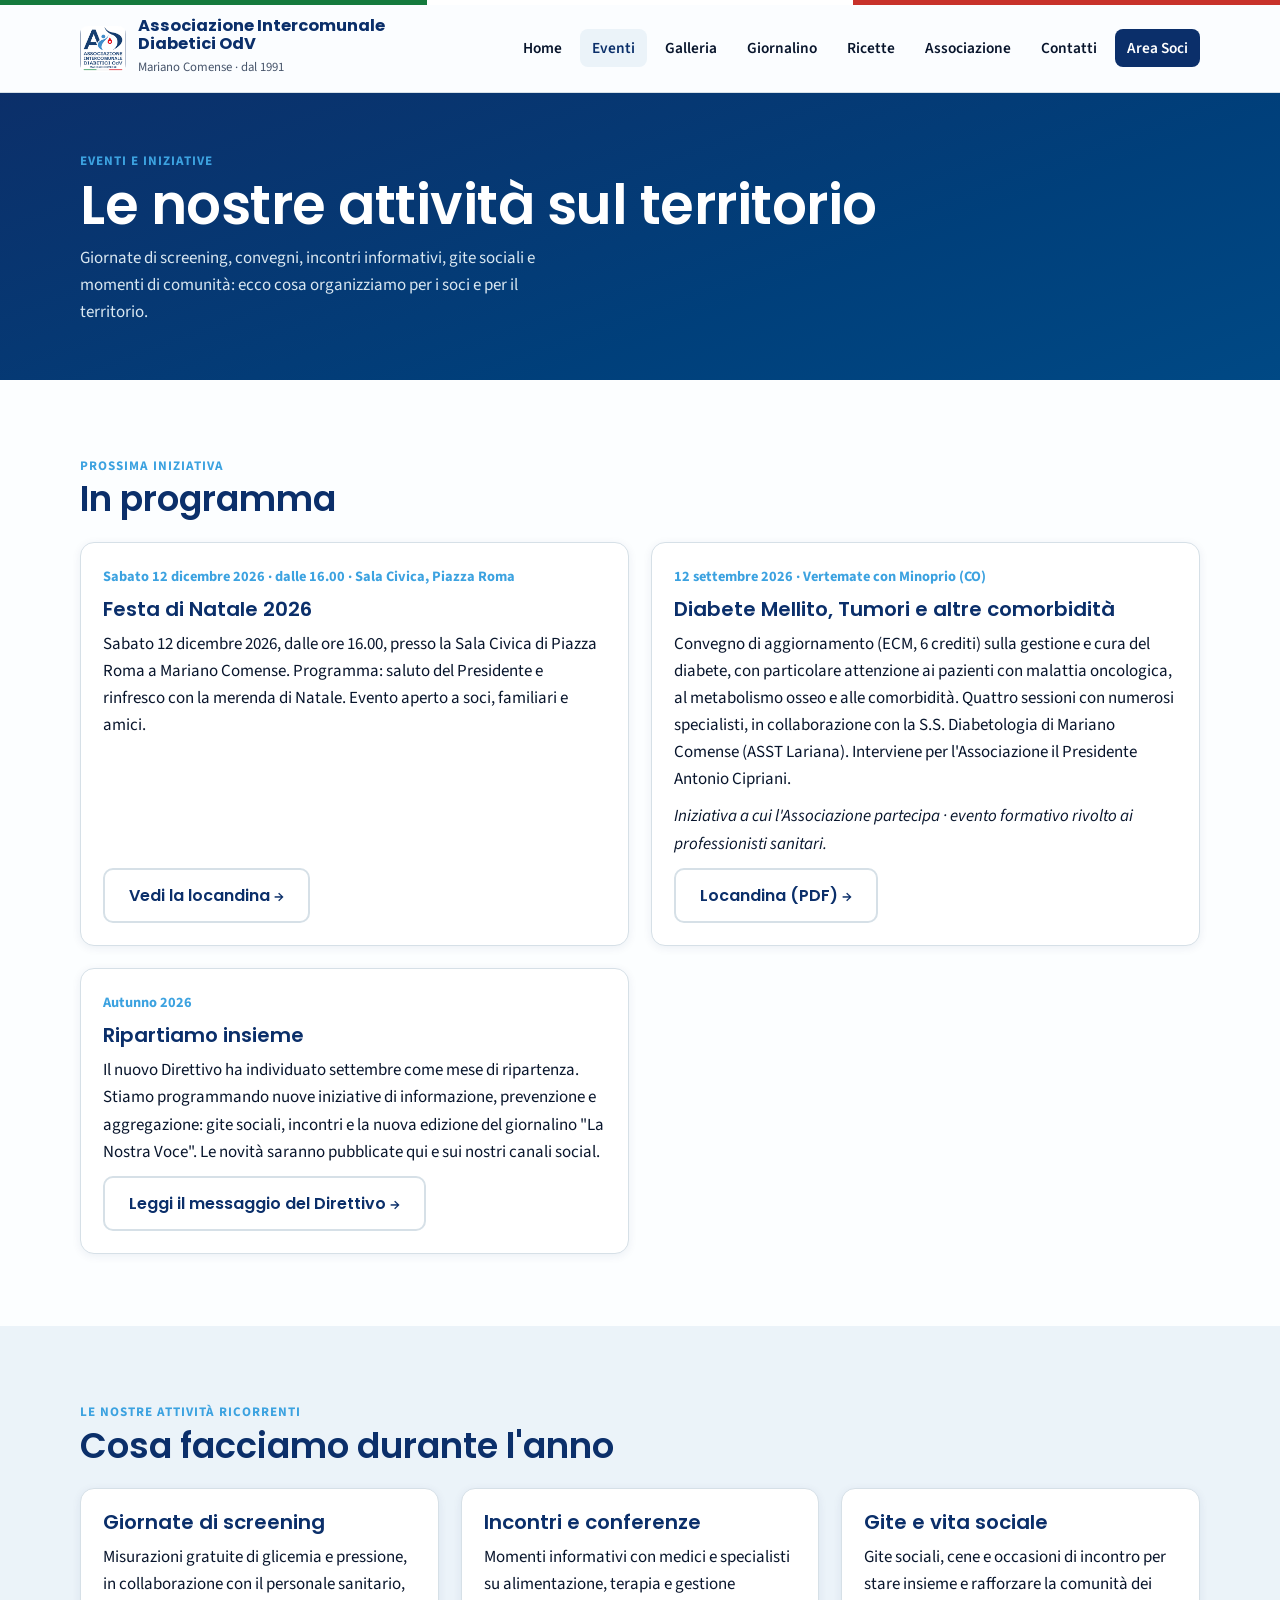
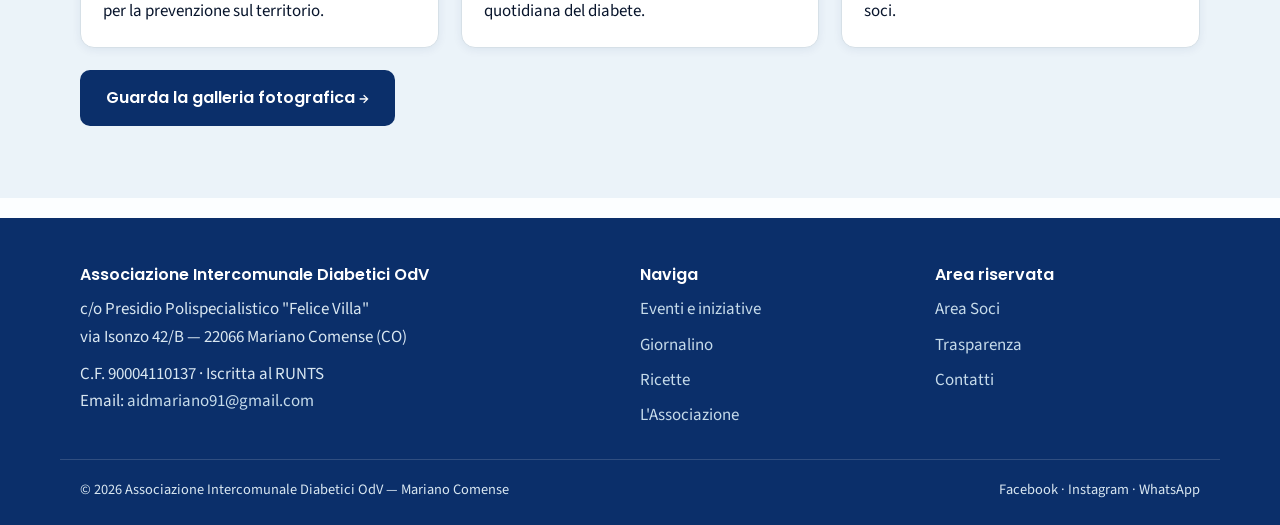
<file: pages/eventi.html>
<!doctype html>
<html lang="it">
<head>
<meta charset="utf-8">
<meta name="viewport" content="width=device-width, initial-scale=1">
<title>Eventi e Iniziative — AID Mariano Comense</title>
<meta name="description" content="Eventi, convegni e iniziative dell'Associazione Intercomunale Diabetici OdV di Mariano Comense.">
<link rel="icon" href="../assets/logo.png">
<link rel="preconnect" href="https://fonts.googleapis.com"><link rel="preconnect" href="https://fonts.gstatic.com" crossorigin>
<link href="https://fonts.googleapis.com/css2?family=Poppins:wght@500;600;700&family=Source+Sans+3:wght@400;600;700&display=swap" rel="stylesheet">
<link rel="stylesheet" href="../css/style.css">
</head>
<body data-page="eventi">

<section class="page-head">
  <div class="container">
    <span class="eyebrow" style="color:var(--secondary)">Eventi e iniziative</span>
    <h1>Le nostre attività sul territorio</h1>
    <p>Giornate di screening, convegni, incontri informativi, gite sociali e momenti di comunità: ecco cosa organizziamo per i soci e per il territorio.</p>
  </div>
</section>

<section class="section">
  <div class="container">
    <span class="eyebrow">Prossima iniziativa</span>
    <h2>In programma</h2>
    <div class="grid grid--2 mt-m">
      <!-- EVENTO NATALE 2026: INIZIO -->
      <article class="card">
        <div class="card-body">
          <span class="date">Sabato 12 dicembre 2026 · dalle 16.00 · Sala Civica, Piazza Roma</span>
          <h3>Festa di Natale 2026</h3>
          <p>Sabato 12 dicembre 2026, dalle ore 16.00, presso la Sala Civica di Piazza Roma a Mariano Comense. Programma: saluto del Presidente e rinfresco con la merenda di Natale. Evento aperto a soci, familiari e amici.</p>
          <div class="card-foot"><a class="btn btn--ghost" href="../assets/eventi/festa-natale-2026.jpg" target="_blank" rel="noopener">Vedi la locandina →</a></div>
        </div>
      </article>
      <!-- EVENTO NATALE 2026: FINE -->
      <article class="card">
        <div class="card-body">
          <span class="date">12 settembre 2026 · Vertemate con Minoprio (CO)</span>
          <h3>Diabete Mellito, Tumori e altre comorbidità</h3>
          <p>Convegno di aggiornamento (ECM, 6 crediti) sulla gestione e cura del diabete, con particolare attenzione ai pazienti con malattia oncologica, al metabolismo osseo e alle comorbidità. Quattro sessioni con numerosi specialisti, in collaborazione con la S.S. Diabetologia di Mariano Comense (ASST Lariana). Interviene per l'Associazione il Presidente Antonio Cipriani.</p>
          <p><em>Iniziativa a cui l'Associazione partecipa · evento formativo rivolto ai professionisti sanitari.</em></p>
          <div class="card-foot"><a class="btn btn--ghost" href="https://drive.google.com/file/d/1r_Bw9Z4AEVomlJMCKfxZoRiRxuy_09Xy/view" target="_blank" rel="noopener">Locandina (PDF) →</a></div>
        </div>
      </article>
      <article class="card">
        <div class="card-body">
          <span class="date">Autunno 2026</span>
          <h3>Ripartiamo insieme</h3>
          <p>Il nuovo Direttivo ha individuato settembre come mese di ripartenza. Stiamo programmando nuove iniziative di informazione, prevenzione e aggregazione: gite sociali, incontri e la nuova edizione del giornalino "La Nostra Voce". Le novità saranno pubblicate qui e sui nostri canali social.</p>
          <div class="card-foot"><a class="btn btn--ghost" href="messaggio-direttivo.html">Leggi il messaggio del Direttivo →</a></div>
        </div>
      </article>
    </div>
  </div>
</section>

<section class="section section--muted">
  <div class="container">
    <span class="eyebrow">Le nostre attività ricorrenti</span>
    <h2>Cosa facciamo durante l'anno</h2>
    <div class="grid grid--3 mt-m">
      <div class="card"><div class="card-body"><h3>Giornate di screening</h3><p>Misurazioni gratuite di glicemia e pressione, in collaborazione con il personale sanitario, per la prevenzione sul territorio.</p></div></div>
      <div class="card"><div class="card-body"><h3>Incontri e conferenze</h3><p>Momenti informativi con medici e specialisti su alimentazione, terapia e gestione quotidiana del diabete.</p></div></div>
      <div class="card"><div class="card-body"><h3>Gite e vita sociale</h3><p>Gite sociali, cene e occasioni di incontro per stare insieme e rafforzare la comunità dei soci.</p></div></div>
    </div>
    <p class="mt-m"><a class="btn btn--primary" href="galleria.html">Guarda la galleria fotografica →</a></p>
  </div>
</section>

<script src="../js/layout.js"></script>
</body>
</html>
</file>
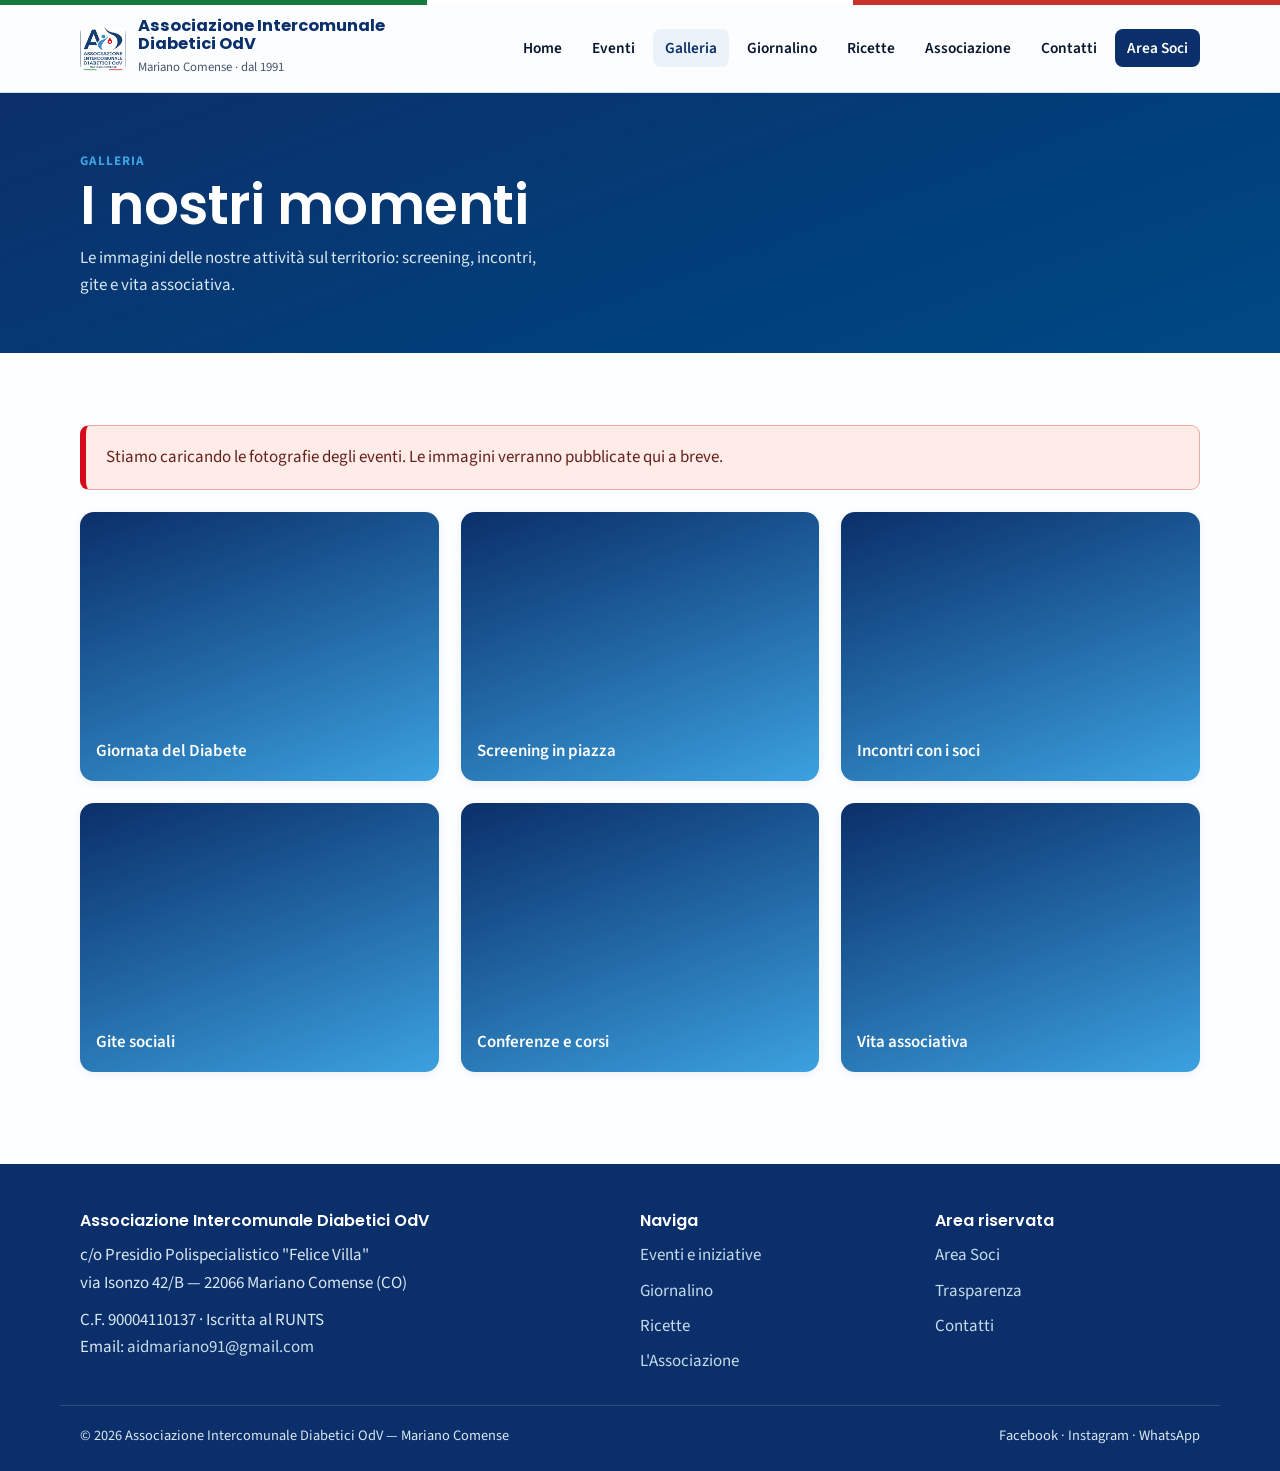
<file: pages/galleria.html>
<!doctype html>
<html lang="it">
<head>
<meta charset="utf-8">
<meta name="viewport" content="width=device-width, initial-scale=1">
<title>Galleria fotografica — AID Mariano Comense</title>
<meta name="description" content="Momenti ed eventi dell'Associazione Intercomunale Diabetici OdV di Mariano Comense.">
<link rel="icon" href="../assets/logo.png">
<link rel="preconnect" href="https://fonts.googleapis.com"><link rel="preconnect" href="https://fonts.gstatic.com" crossorigin>
<link href="https://fonts.googleapis.com/css2?family=Poppins:wght@500;600;700&family=Source+Sans+3:wght@400;600;700&display=swap" rel="stylesheet">
<link rel="stylesheet" href="../css/style.css">
<style>
  .tile{aspect-ratio:4/3;border-radius:var(--radius);overflow:hidden;position:relative;
    background:linear-gradient(160deg,var(--primary),var(--secondary));color:#fff;
    display:flex;align-items:flex-end;padding:16px;font-weight:600;box-shadow:var(--shadow-sm);}
</style>
</head>
<body data-page="galleria">

<section class="page-head">
  <div class="container">
    <span class="eyebrow" style="color:var(--secondary)">Galleria</span>
    <h1>I nostri momenti</h1>
    <p>Le immagini delle nostre attività sul territorio: screening, incontri, gite e vita associativa.</p>
  </div>
</section>

<section class="section">
  <div class="container">
    <div class="notice">Stiamo caricando le fotografie degli eventi. Le immagini verranno pubblicate qui a breve.</div>
    <div class="grid grid--3 mt-m">
      <div class="tile">Giornata del Diabete</div>
      <div class="tile">Screening in piazza</div>
      <div class="tile">Incontri con i soci</div>
      <div class="tile">Gite sociali</div>
      <div class="tile">Conferenze e corsi</div>
      <div class="tile">Vita associativa</div>
    </div>
  </div>
</section>

<script src="../js/layout.js"></script>
</body>
</html>
</file>
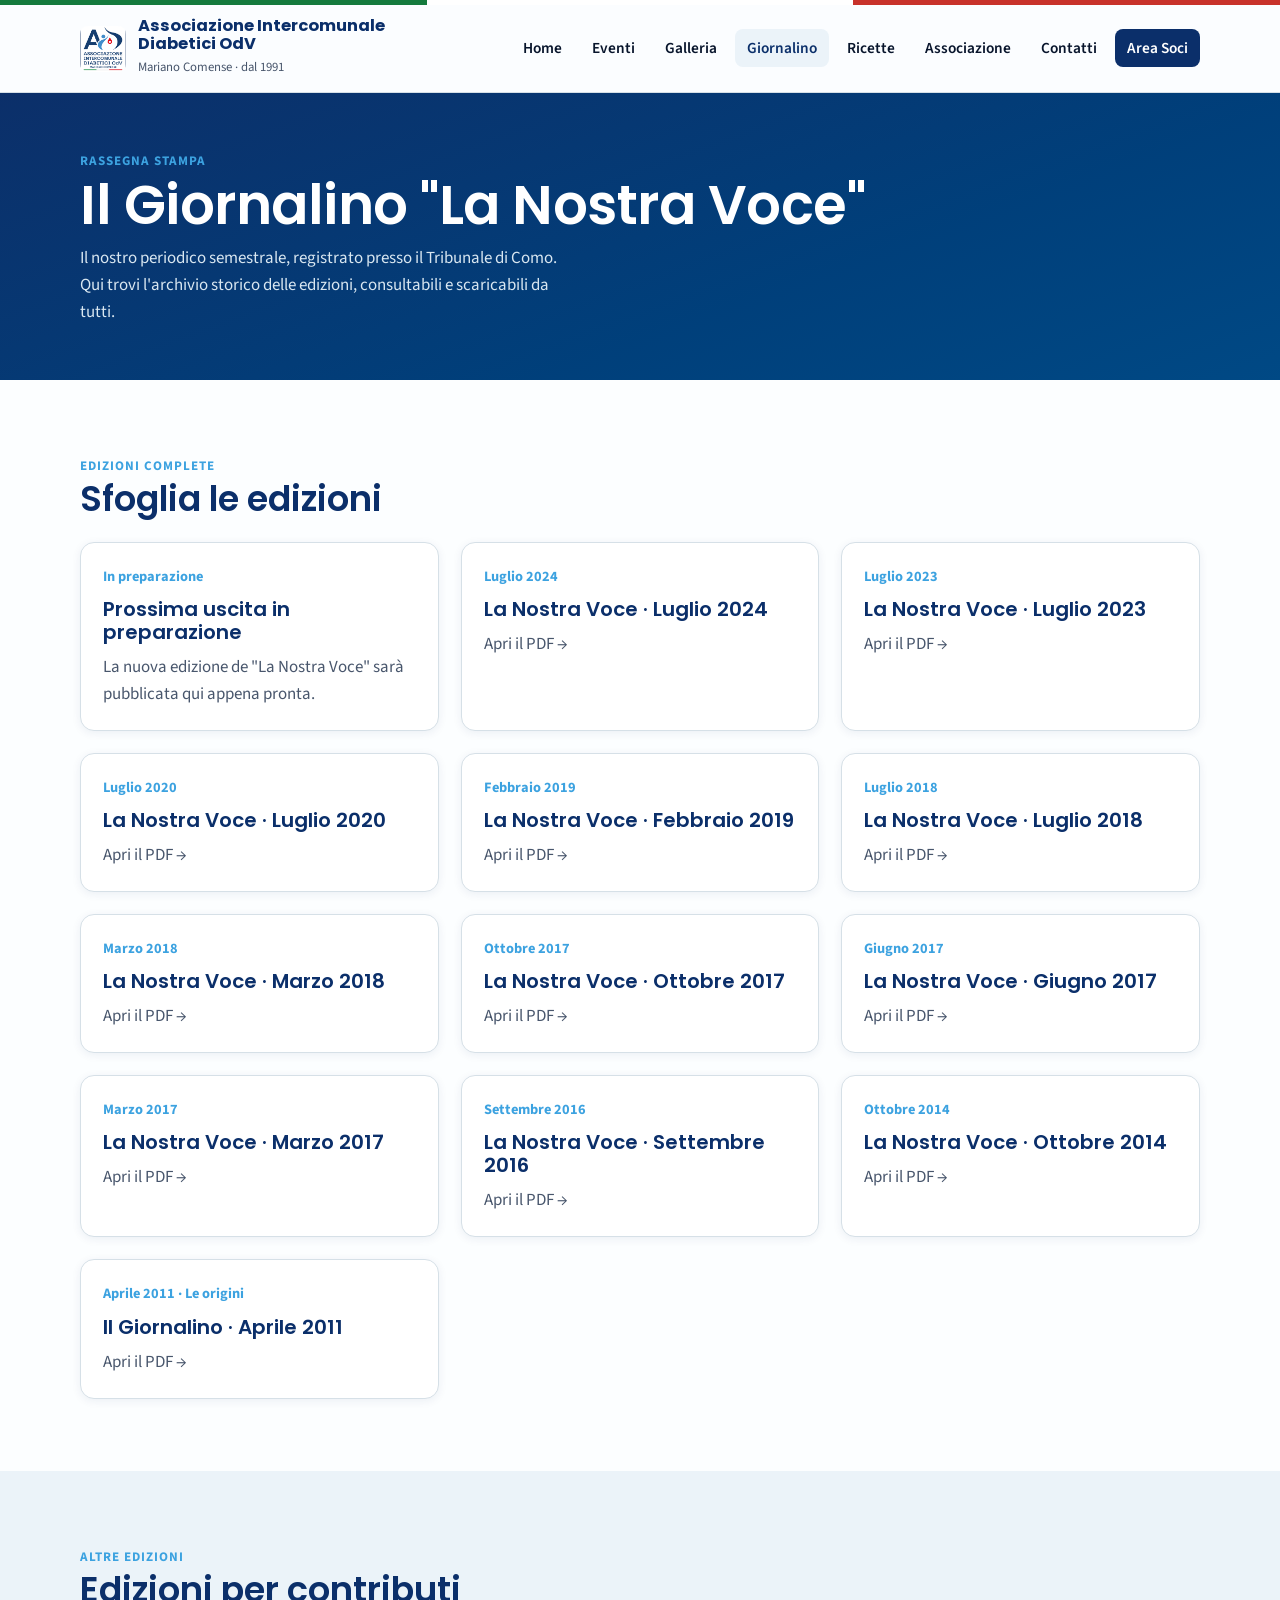
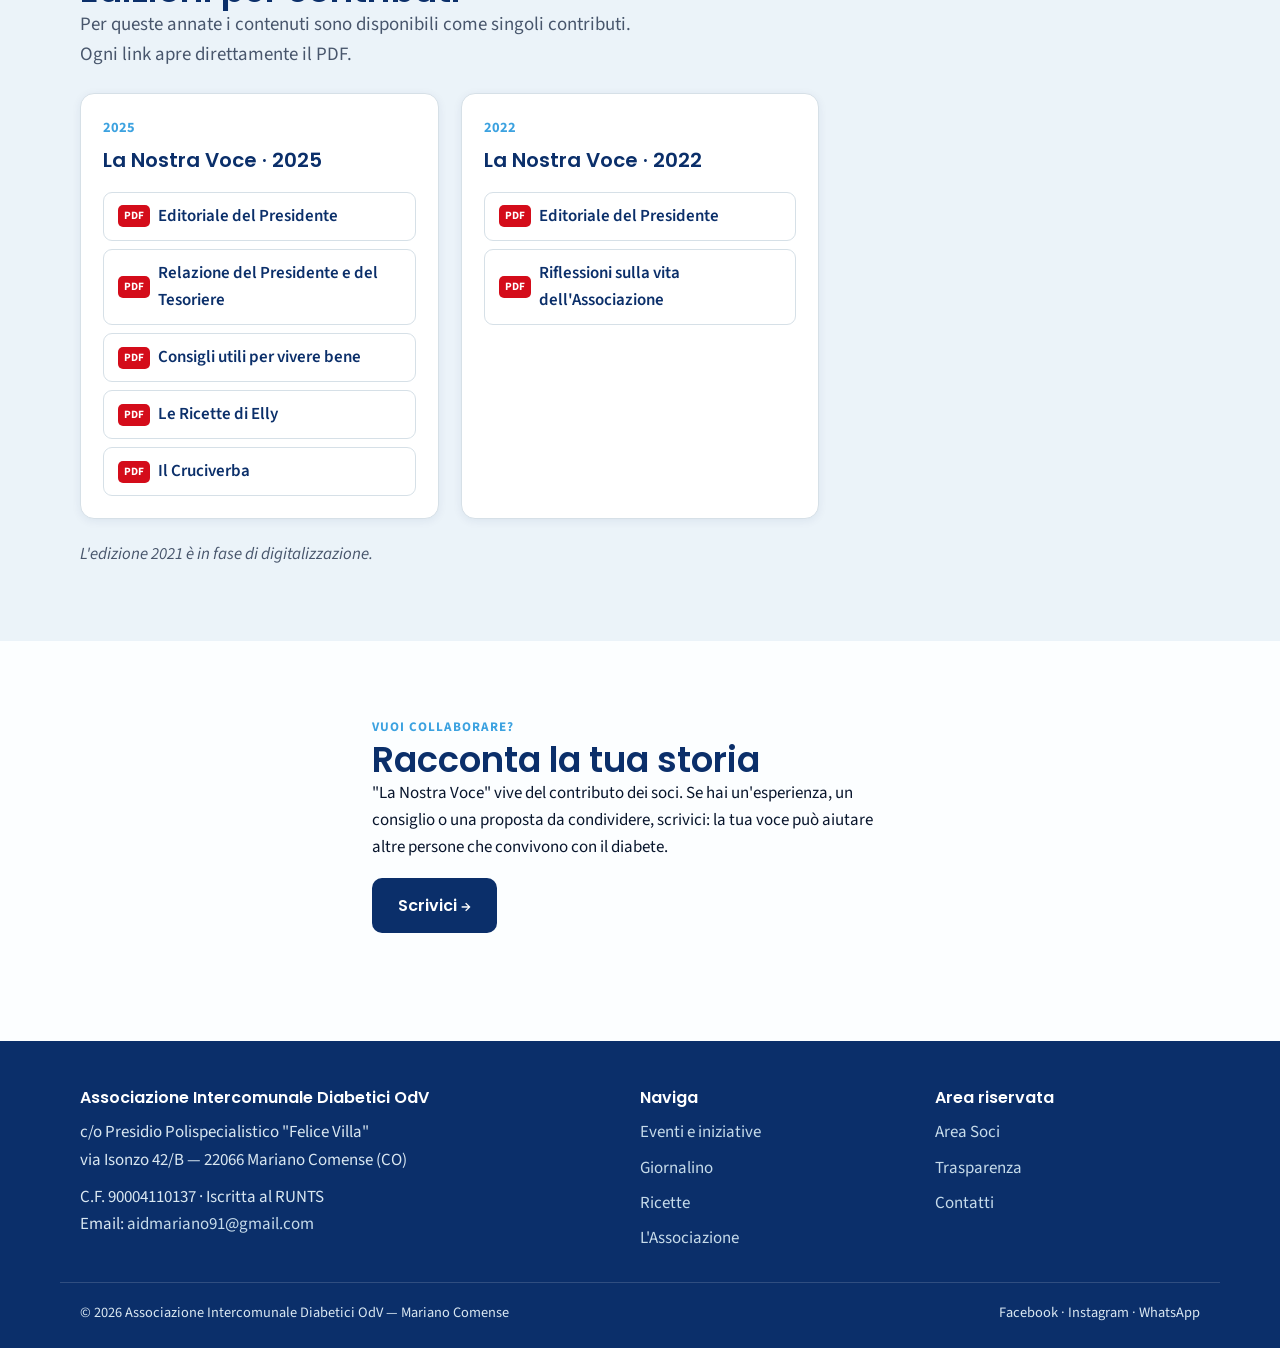
<file: pages/giornalino.html>
<!doctype html>
<html lang="it">
<head>
<meta charset="utf-8">
<meta name="viewport" content="width=device-width, initial-scale=1">
<title>Il Giornalino "La Nostra Voce" — AID Mariano Comense</title>
<meta name="description" content="Archivio storico del periodico semestrale 'La Nostra Voce' dell'Associazione Intercomunale Diabetici OdV di Mariano Comense.">
<link rel="icon" href="../assets/logo.png">
<link rel="preconnect" href="https://fonts.googleapis.com"><link rel="preconnect" href="https://fonts.gstatic.com" crossorigin>
<link href="https://fonts.googleapis.com/css2?family=Poppins:wght@500;600;700&family=Source+Sans+3:wght@400;600;700&display=swap" rel="stylesheet">
<link rel="stylesheet" href="../css/style.css">
<style>
  .ed-links{list-style:none;display:grid;gap:8px;margin-top:10px}
  .ed-links a{display:flex;align-items:center;gap:8px;padding:10px 14px;border:1px solid var(--border);
    border-radius:9px;background:#fff;color:var(--primary);font-weight:600;transition:.15s}
  .ed-links a:hover{border-color:var(--secondary);background:var(--muted)}
  .ed-links a::before{content:"PDF";font-size:.7rem;font-weight:700;color:#fff;background:var(--accent-red);
    padding:2px 6px;border-radius:5px}
</style>
</head>
<body data-page="giornalino">

<section class="page-head">
  <div class="container">
    <span class="eyebrow" style="color:var(--secondary)">Rassegna stampa</span>
    <h1>Il Giornalino "La Nostra Voce"</h1>
    <p>Il nostro periodico semestrale, registrato presso il Tribunale di Como. Qui trovi l'archivio storico delle edizioni, consultabili e scaricabili da tutti.</p>
  </div>
</section>

<!-- EDIZIONI COMPLETE -->
<section class="section">
  <div class="container">
    <span class="eyebrow">Edizioni complete</span>
    <h2>Sfoglia le edizioni</h2>
    <div class="grid grid--3 mt-m">
      <div class="card">
        <div class="card-body"><span class="date">In preparazione</span><h3>Prossima uscita in preparazione</h3><p style="color:var(--muted-fg)">La nuova edizione de "La Nostra Voce" sarà pubblicata qui appena pronta.</p></div></div>
      <a class="card" style="text-decoration:none" href="https://drive.google.com/file/d/1KCI0U9U4anAydP89clUheqarfxmuewk6/view" target="_blank" rel="noopener">
        <div class="card-body"><span class="date">Luglio 2024</span><h3>La Nostra Voce · Luglio 2024</h3><p style="color:var(--muted-fg)">Apri il PDF →</p></div></a>
      <a class="card" style="text-decoration:none" href="https://drive.google.com/file/d/1OGPeTuhxctYyYA-eDKQmqT1Kd2cr_SKZ/view" target="_blank" rel="noopener">
        <div class="card-body"><span class="date">Luglio 2023</span><h3>La Nostra Voce · Luglio 2023</h3><p style="color:var(--muted-fg)">Apri il PDF →</p></div></a>
      <a class="card" style="text-decoration:none" href="https://drive.google.com/file/d/1LFjQgHa1QgTtsr3ptRrpA544Z9DIycEL/view" target="_blank" rel="noopener">
        <div class="card-body"><span class="date">Luglio 2020</span><h3>La Nostra Voce · Luglio 2020</h3><p style="color:var(--muted-fg)">Apri il PDF →</p></div></a>
      <a class="card" style="text-decoration:none" href="https://drive.google.com/file/d/1h-8rBQt0b7vymODUpzdeyOrkU4Xoi-lm/view" target="_blank" rel="noopener">
        <div class="card-body"><span class="date">Febbraio 2019</span><h3>La Nostra Voce · Febbraio 2019</h3><p style="color:var(--muted-fg)">Apri il PDF →</p></div></a>
      <a class="card" style="text-decoration:none" href="https://drive.google.com/file/d/11C3RbzrRnne3FL830y017uvupzFXGsSv/view" target="_blank" rel="noopener">
        <div class="card-body"><span class="date">Luglio 2018</span><h3>La Nostra Voce · Luglio 2018</h3><p style="color:var(--muted-fg)">Apri il PDF →</p></div></a>
      <a class="card" style="text-decoration:none" href="https://drive.google.com/file/d/1EIIDo7QJF1sxDQrOL6-i9YQqkj4jCH76/view" target="_blank" rel="noopener">
        <div class="card-body"><span class="date">Marzo 2018</span><h3>La Nostra Voce · Marzo 2018</h3><p style="color:var(--muted-fg)">Apri il PDF →</p></div></a>
      <a class="card" style="text-decoration:none" href="https://drive.google.com/file/d/1hcyQS7UhLBvK2-oG0y_3VG0gzlgkAm81/view" target="_blank" rel="noopener">
        <div class="card-body"><span class="date">Ottobre 2017</span><h3>La Nostra Voce · Ottobre 2017</h3><p style="color:var(--muted-fg)">Apri il PDF →</p></div></a>
      <a class="card" style="text-decoration:none" href="https://drive.google.com/file/d/1PZcArHO91wrvJXu1YykBdLVuG8aimMug/view" target="_blank" rel="noopener">
        <div class="card-body"><span class="date">Giugno 2017</span><h3>La Nostra Voce · Giugno 2017</h3><p style="color:var(--muted-fg)">Apri il PDF →</p></div></a>
      <a class="card" style="text-decoration:none" href="https://drive.google.com/file/d/1tD4qIJyshR09c78Rblv8MobcoK-JP0BT/view" target="_blank" rel="noopener">
        <div class="card-body"><span class="date">Marzo 2017</span><h3>La Nostra Voce · Marzo 2017</h3><p style="color:var(--muted-fg)">Apri il PDF →</p></div></a>
      <a class="card" style="text-decoration:none" href="https://drive.google.com/file/d/1sNNASJO2u99CgYLULxjrtXZfedu6HKCP/view" target="_blank" rel="noopener">
        <div class="card-body"><span class="date">Settembre 2016</span><h3>La Nostra Voce · Settembre 2016</h3><p style="color:var(--muted-fg)">Apri il PDF →</p></div></a>
      <a class="card" style="text-decoration:none" href="https://drive.google.com/file/d/1DWsNylfodSO6iJvTpRVRpSIObSP51izq/view" target="_blank" rel="noopener">
        <div class="card-body"><span class="date">Ottobre 2014</span><h3>La Nostra Voce · Ottobre 2014</h3><p style="color:var(--muted-fg)">Apri il PDF →</p></div></a>
      <a class="card" style="text-decoration:none" href="https://drive.google.com/file/d/1ZxtfMjpAqzLf6l7oJx0xJsX_R92V9qMw/view" target="_blank" rel="noopener">
        <div class="card-body"><span class="date">Aprile 2011 · Le origini</span><h3>Il Giornalino · Aprile 2011</h3><p style="color:var(--muted-fg)">Apri il PDF →</p></div></a>
    </div>
  </div>
</section>

<!-- EDIZIONI PER SEZIONI -->
<section class="section section--muted">
  <div class="container">
    <span class="eyebrow">Altre edizioni</span>
    <h2>Edizioni per contributi</h2>
    <p class="lead" style="color:var(--muted-fg)">Per queste annate i contenuti sono disponibili come singoli contributi. Ogni link apre direttamente il PDF.</p>
    <div class="grid grid--3 mt-m">
      <div class="card"><div class="card-body">
        <span class="date">2025</span><h3>La Nostra Voce · 2025</h3>
        <ul class="ed-links">
          <li><a href="https://drive.google.com/file/d/1itoYbeeLUjoV9rlbzmjRff98tc3rL59a/view" target="_blank" rel="noopener">Editoriale del Presidente</a></li>
          <li><a href="https://drive.google.com/file/d/1rvvS7PxcvcHYF8byewcUam1ZDDbmaSH9/view" target="_blank" rel="noopener">Relazione del Presidente e del Tesoriere</a></li>
          <li><a href="https://drive.google.com/file/d/1VcqU54pyOoMwBCoI-xc7FpMHG2OyhgTU/view" target="_blank" rel="noopener">Consigli utili per vivere bene</a></li>
          <li><a href="https://drive.google.com/file/d/16ClAyt9Z-kLQDMULRm8Ws_L5P35Lgoqv/view" target="_blank" rel="noopener">Le Ricette di Elly</a></li>
          <li><a href="https://drive.google.com/file/d/1r2fb5WGwG-5nlnHBtUKVTZgc28njU1Z4/view" target="_blank" rel="noopener">Il Cruciverba</a></li>
        </ul>
      </div></div>
      <div class="card"><div class="card-body">
        <span class="date">2022</span><h3>La Nostra Voce · 2022</h3>
        <ul class="ed-links">
          <li><a href="https://drive.google.com/file/d/1kYKM1bTTiaqVyZqSWSOpTyuF6iaMBZxe/view" target="_blank" rel="noopener">Editoriale del Presidente</a></li>
          <li><a href="https://drive.google.com/file/d/1DqqkImR9-knwUT9hSWCnHCJUhVn6q1Yp/view" target="_blank" rel="noopener">Riflessioni sulla vita dell'Associazione</a></li>
        </ul>
      </div></div>
    </div>
    <p class="mt-m" style="color:var(--muted-fg)"><em>L'edizione 2021 è in fase di digitalizzazione.</em></p>
  </div>
</section>

<section class="section">
  <div class="container prose">
    <span class="eyebrow">Vuoi collaborare?</span>
    <h2>Racconta la tua storia</h2>
    <p>"La Nostra Voce" vive del contributo dei soci. Se hai un'esperienza, un consiglio o una proposta da condividere, scrivici: la tua voce può aiutare altre persone che convivono con il diabete.</p>
    <p><a class="btn btn--primary" href="contatti.html">Scrivici →</a></p>
  </div>
</section>

<script src="../js/layout.js"></script>
</body>
</html>
</file>
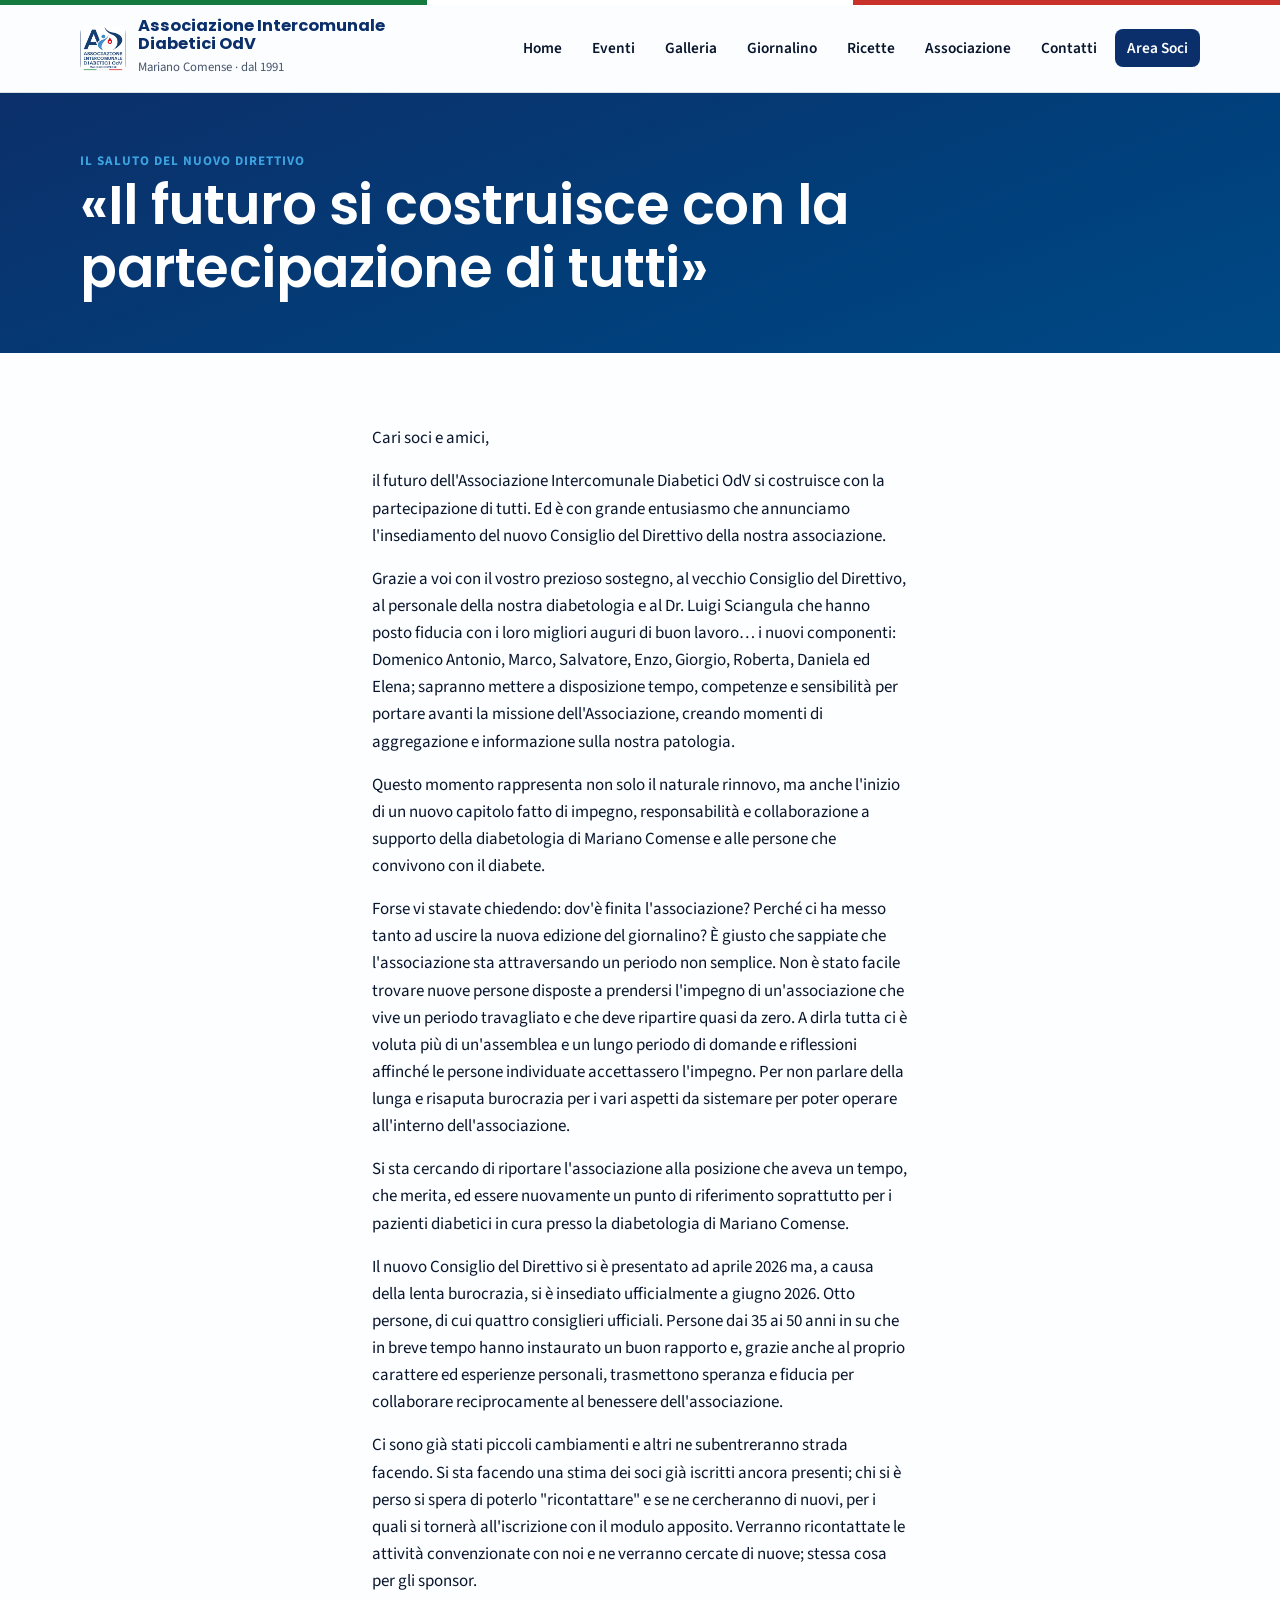
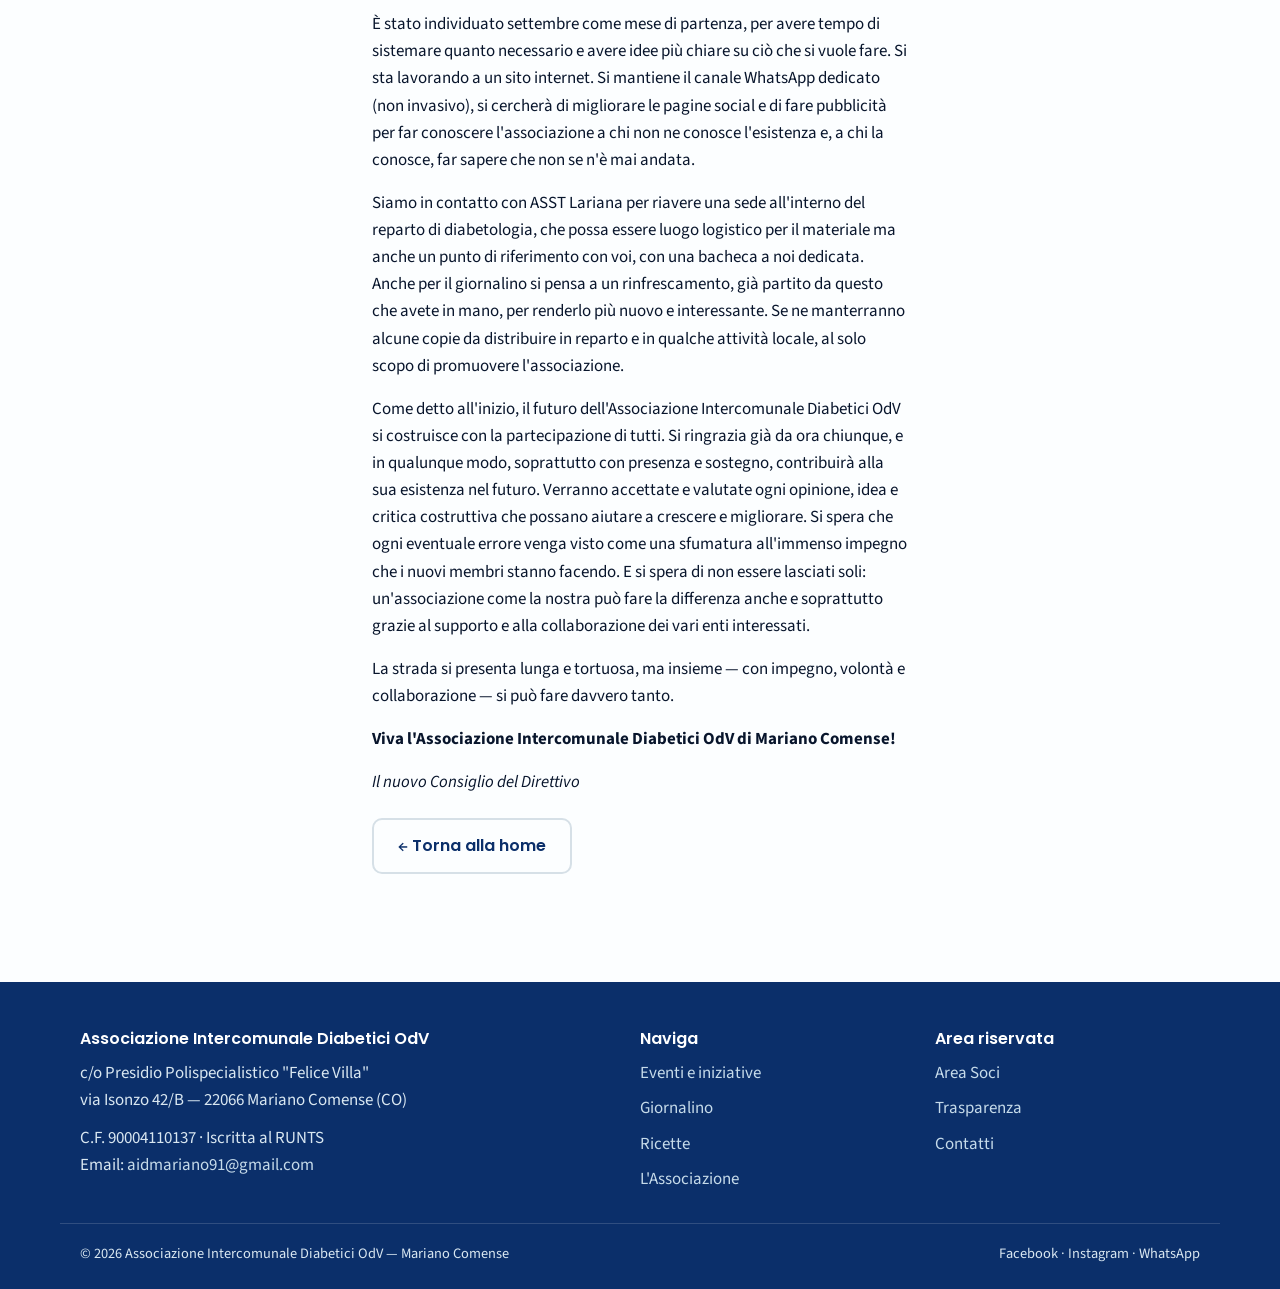
<file: pages/messaggio-direttivo.html>
<!doctype html>
<html lang="it">
<head>
<meta charset="utf-8">
<meta name="viewport" content="width=device-width, initial-scale=1">
<title>Il saluto del nuovo Direttivo — AID Mariano Comense</title>
<meta name="description" content="Il messaggio del nuovo Consiglio Direttivo dell'Associazione Intercomunale Diabetici OdV di Mariano Comense.">
<link rel="icon" href="../assets/logo.png">
<link rel="preconnect" href="https://fonts.googleapis.com"><link rel="preconnect" href="https://fonts.gstatic.com" crossorigin>
<link href="https://fonts.googleapis.com/css2?family=Poppins:wght@500;600;700&family=Source+Sans+3:wght@400;600;700&display=swap" rel="stylesheet">
<link rel="stylesheet" href="../css/style.css">
</head>
<body data-page="">

<section class="page-head">
  <div class="container">
    <span class="eyebrow" style="color:var(--secondary)">Il saluto del nuovo Direttivo</span>
    <h1>«Il futuro si costruisce con la partecipazione di tutti»</h1>
  </div>
</section>

<section class="section">
  <div class="container prose">
    <p>Cari soci e amici,</p>
    <p>il futuro dell'Associazione Intercomunale Diabetici OdV si costruisce con la partecipazione di tutti. Ed è con grande entusiasmo che annunciamo l'insediamento del nuovo Consiglio del Direttivo della nostra associazione.</p>
    <p>Grazie a voi con il vostro prezioso sostegno, al vecchio Consiglio del Direttivo, al personale della nostra diabetologia e al Dr. Luigi Sciangula che hanno posto fiducia con i loro migliori auguri di buon lavoro… i nuovi componenti: Domenico Antonio, Marco, Salvatore, Enzo, Giorgio, Roberta, Daniela ed Elena; sapranno mettere a disposizione tempo, competenze e sensibilità per portare avanti la missione dell'Associazione, creando momenti di aggregazione e informazione sulla nostra patologia.</p>
    <p>Questo momento rappresenta non solo il naturale rinnovo, ma anche l'inizio di un nuovo capitolo fatto di impegno, responsabilità e collaborazione a supporto della diabetologia di Mariano Comense e alle persone che convivono con il diabete.</p>
    <p>Forse vi stavate chiedendo: dov'è finita l'associazione? Perché ci ha messo tanto ad uscire la nuova edizione del giornalino? È giusto che sappiate che l'associazione sta attraversando un periodo non semplice. Non è stato facile trovare nuove persone disposte a prendersi l'impegno di un'associazione che vive un periodo travagliato e che deve ripartire quasi da zero. A dirla tutta ci è voluta più di un'assemblea e un lungo periodo di domande e riflessioni affinché le persone individuate accettassero l'impegno. Per non parlare della lunga e risaputa burocrazia per i vari aspetti da sistemare per poter operare all'interno dell'associazione.</p>
    <p>Si sta cercando di riportare l'associazione alla posizione che aveva un tempo, che merita, ed essere nuovamente un punto di riferimento soprattutto per i pazienti diabetici in cura presso la diabetologia di Mariano Comense.</p>
    <p>Il nuovo Consiglio del Direttivo si è presentato ad aprile 2026 ma, a causa della lenta burocrazia, si è insediato ufficialmente a giugno 2026. Otto persone, di cui quattro consiglieri ufficiali. Persone dai 35 ai 50 anni in su che in breve tempo hanno instaurato un buon rapporto e, grazie anche al proprio carattere ed esperienze personali, trasmettono speranza e fiducia per collaborare reciprocamente al benessere dell'associazione.</p>
    <p>Ci sono già stati piccoli cambiamenti e altri ne subentreranno strada facendo. Si sta facendo una stima dei soci già iscritti ancora presenti; chi si è perso si spera di poterlo "ricontattare" e se ne cercheranno di nuovi, per i quali si tornerà all'iscrizione con il modulo apposito. Verranno ricontattate le attività convenzionate con noi e ne verranno cercate di nuove; stessa cosa per gli sponsor.</p>
    <p>È stato individuato settembre come mese di partenza, per avere tempo di sistemare quanto necessario e avere idee più chiare su ciò che si vuole fare. Si sta lavorando a un sito internet. Si mantiene il canale WhatsApp dedicato (non invasivo), si cercherà di migliorare le pagine social e di fare pubblicità per far conoscere l'associazione a chi non ne conosce l'esistenza e, a chi la conosce, far sapere che non se n'è mai andata.</p>
    <p>Siamo in contatto con ASST Lariana per riavere una sede all'interno del reparto di diabetologia, che possa essere luogo logistico per il materiale ma anche un punto di riferimento con voi, con una bacheca a noi dedicata. Anche per il giornalino si pensa a un rinfrescamento, già partito da questo che avete in mano, per renderlo più nuovo e interessante. Se ne manterranno alcune copie da distribuire in reparto e in qualche attività locale, al solo scopo di promuovere l'associazione.</p>
    <p>Come detto all'inizio, il futuro dell'Associazione Intercomunale Diabetici OdV si costruisce con la partecipazione di tutti. Si ringrazia già da ora chiunque, e in qualunque modo, soprattutto con presenza e sostegno, contribuirà alla sua esistenza nel futuro. Verranno accettate e valutate ogni opinione, idea e critica costruttiva che possano aiutare a crescere e migliorare. Si spera che ogni eventuale errore venga visto come una sfumatura all'immenso impegno che i nuovi membri stanno facendo. E si spera di non essere lasciati soli: un'associazione come la nostra può fare la differenza anche e soprattutto grazie al supporto e alla collaborazione dei vari enti interessati.</p>
    <p>La strada si presenta lunga e tortuosa, ma insieme — con impegno, volontà e collaborazione — si può fare davvero tanto.</p>
    <p><strong>Viva l'Associazione Intercomunale Diabetici OdV di Mariano Comense!</strong></p>
    <p><em>Il nuovo Consiglio del Direttivo</em></p>
    <p class="mt-m"><a class="btn btn--ghost" href="../index.html">← Torna alla home</a></p>
  </div>
</section>

<script src="../js/layout.js"></script>
</body>
</html>
</file>
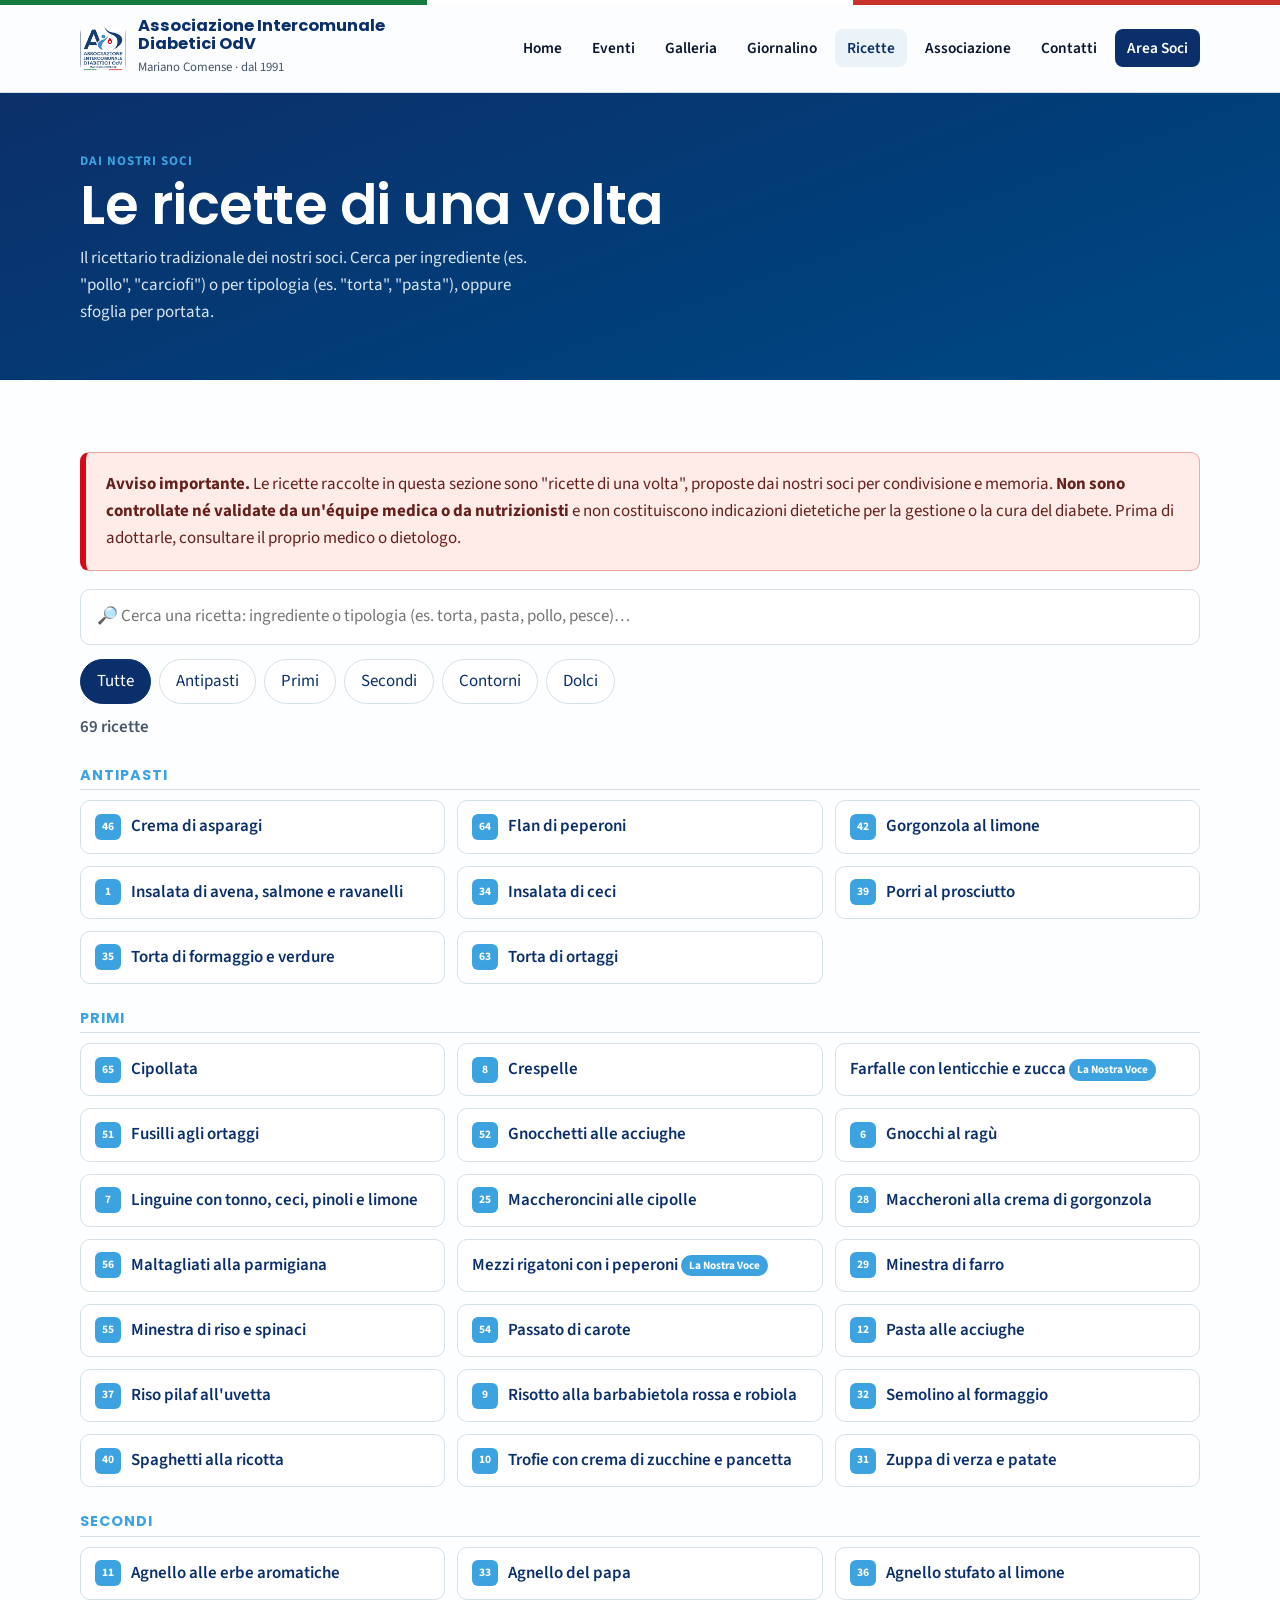
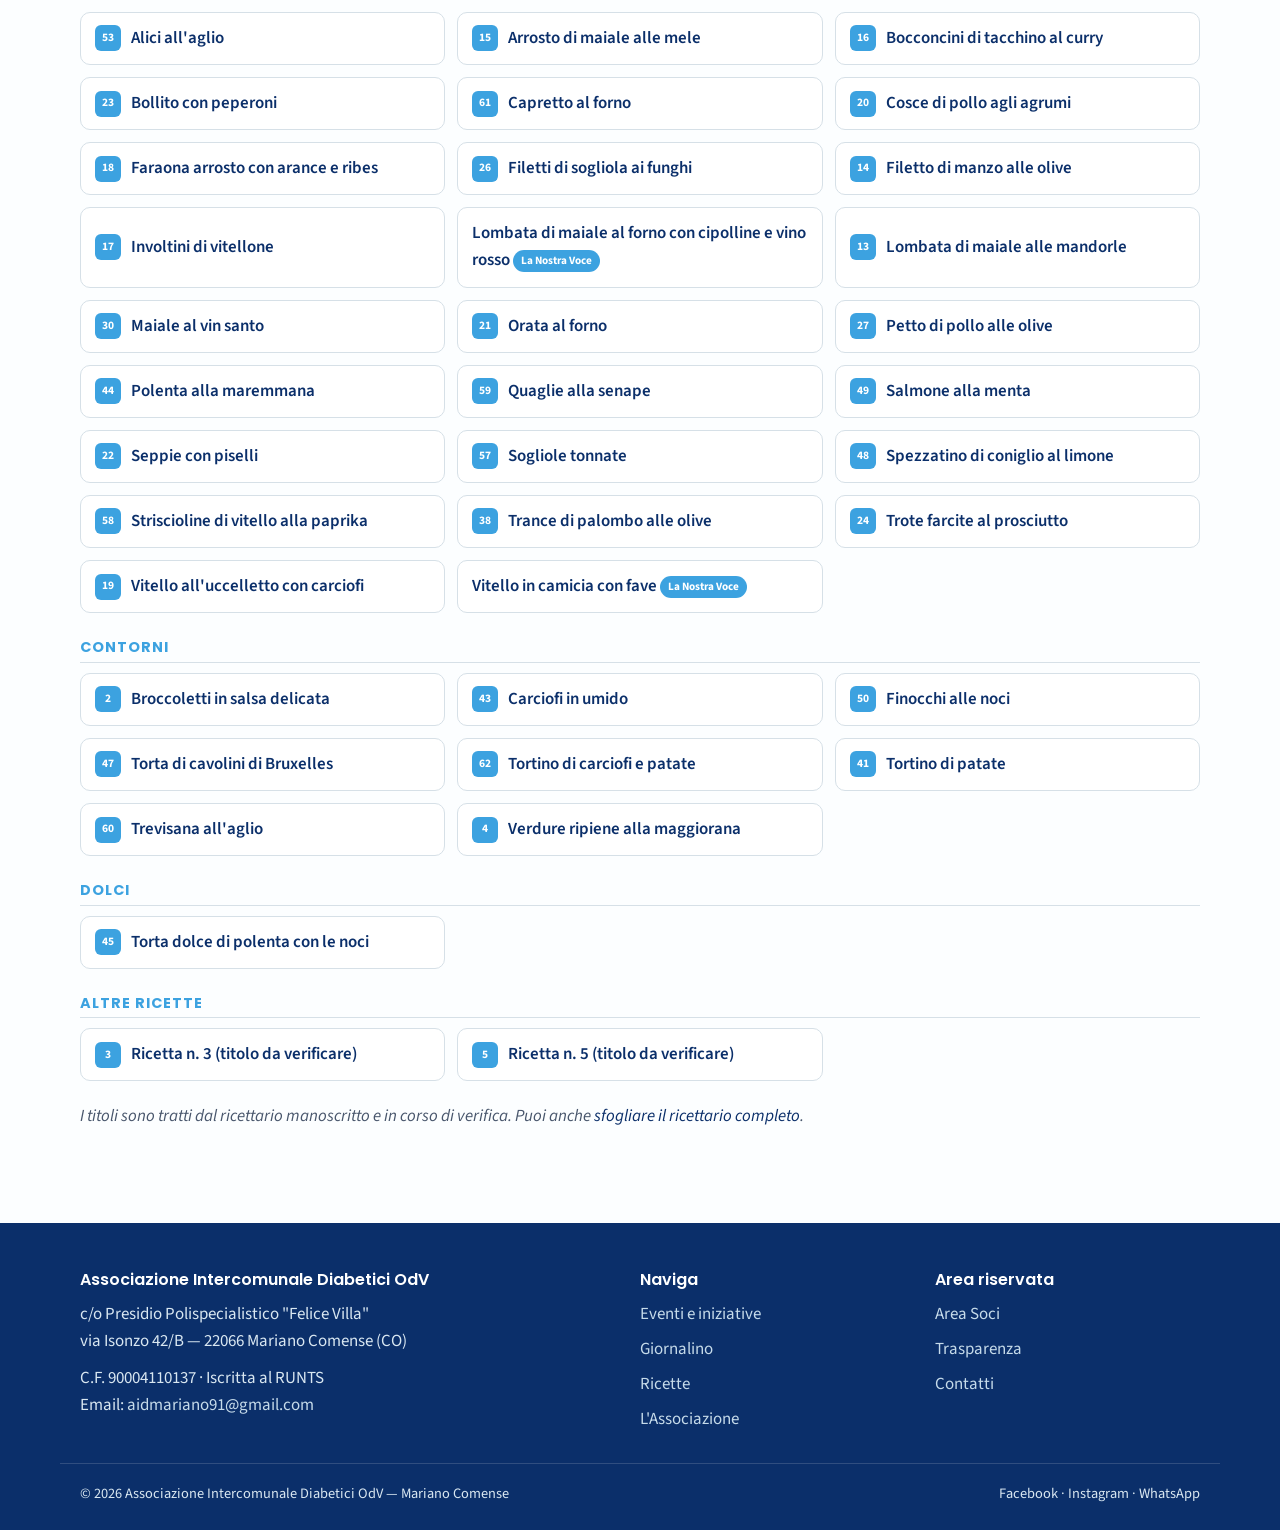
<file: pages/ricette.html>
<!doctype html>
<html lang="it">
<head>
<meta charset="utf-8">
<meta name="viewport" content="width=device-width, initial-scale=1">
<title>Le ricette di una volta — AID Mariano Comense</title>
<meta name="description" content="Ricettario tradizionale dei soci dell'Associazione Intercomunale Diabetici OdV di Mariano Comense: cerca per ingrediente o tipologia.">
<link rel="icon" href="../assets/logo.png">
<link rel="preconnect" href="https://fonts.googleapis.com"><link rel="preconnect" href="https://fonts.gstatic.com" crossorigin>
<link href="https://fonts.googleapis.com/css2?family=Poppins:wght@500;600;700&family=Source+Sans+3:wght@400;600;700&display=swap" rel="stylesheet">
<link rel="stylesheet" href="../css/style.css">
<style>
  .search-wrap{display:flex;gap:12px;flex-wrap:wrap;align-items:center;margin-top:18px}
  .search-wrap input{flex:1;min-width:240px;font:inherit;padding:13px 16px;border:1px solid var(--border);
    border-radius:10px;background:#fff}
  .search-wrap input:focus{outline:2px solid var(--ring);border-color:var(--ring)}
  .chips{display:flex;flex-wrap:wrap;gap:8px;margin-top:14px}
  .chip{border:1px solid var(--border);background:#fff;color:var(--primary);font-weight:600;
    padding:8px 16px;border-radius:999px;cursor:pointer;font:inherit;transition:.15s}
  .chip:hover{border-color:var(--secondary)}
  .chip.active{background:var(--primary);color:#fff;border-color:var(--primary)}
  .cat-title{margin:26px 0 10px;color:var(--secondary);font-family:var(--font-head);font-weight:700;
    text-transform:uppercase;letter-spacing:1px;font-size:.9rem;border-bottom:1px solid var(--border);padding-bottom:6px}
  .rec-grid{display:grid;grid-template-columns:repeat(3,1fr);gap:12px}
  @media(max-width:900px){.rec-grid{grid-template-columns:repeat(2,1fr)}}
  @media(max-width:600px){.rec-grid{grid-template-columns:1fr}}
  .rec{display:flex;align-items:center;gap:10px;padding:12px 14px;border:1px solid var(--border);
    border-radius:10px;background:#fff;color:var(--primary);font-weight:600;text-decoration:none;transition:.15s}
  .rec:hover{border-color:var(--secondary);background:var(--muted);transform:translateY(-1px)}
  .rec .num{flex:none;font-size:.72rem;font-weight:700;color:#fff;background:var(--secondary);
    width:26px;height:26px;border-radius:6px;display:flex;align-items:center;justify-content:center}
  .src-tag{display:inline-block;font-size:.7rem;font-weight:700;color:#fff;background:var(--secondary);
    padding:2px 8px;border-radius:999px;vertical-align:middle;white-space:nowrap}
  .empty{color:var(--muted-fg);padding:20px 0}
  .count{color:var(--muted-fg);font-weight:600;margin-top:10px}
</style>
</head>
<body data-page="ricette">

<section class="page-head">
  <div class="container">
    <span class="eyebrow" style="color:var(--secondary)">Dai nostri soci</span>
    <h1>Le ricette di una volta</h1>
    <p>Il ricettario tradizionale dei nostri soci. Cerca per ingrediente (es. "pollo", "carciofi") o per tipologia (es. "torta", "pasta"), oppure sfoglia per portata.</p>
  </div>
</section>

<section class="section">
  <div class="container">
    <div class="notice">
      <strong>Avviso importante.</strong> Le ricette raccolte in questa sezione sono "ricette di una volta", proposte dai nostri soci per condivisione e memoria. <strong>Non sono controllate né validate da un'équipe medica o da nutrizionisti</strong> e non costituiscono indicazioni dietetiche per la gestione o la cura del diabete. Prima di adottarle, consultare il proprio medico o dietologo.
    </div>

    <div class="search-wrap">
      <input id="q" type="search" placeholder="🔎 Cerca una ricetta: ingrediente o tipologia (es. torta, pasta, pollo, pesce)…" autocomplete="off">
    </div>
    <div class="chips" id="chips">
      <button class="chip active" data-cat="all">Tutte</button>
      <button class="chip" data-cat="antipasto">Antipasti</button>
      <button class="chip" data-cat="primo">Primi</button>
      <button class="chip" data-cat="secondo">Secondi</button>
      <button class="chip" data-cat="contorno">Contorni</button>
      <button class="chip" data-cat="dolce">Dolci</button>
    </div>
    <p class="count" id="count"></p>

    <div id="results" class="mt-s"></div>

    <p class="mt-m" style="color:var(--muted-fg)"><em>I titoli sono tratti dal ricettario manoscritto e in corso di verifica. Puoi anche <a href="https://drive.google.com/drive/folders/11FIec66rE7mS2uSvcJ9WFASJwt9j5KB4" target="_blank" rel="noopener">sfogliare il ricettario completo</a>.</em></p>
  </div>
</section>

<script>
// Ogni ricetta: n (numero), t (titolo), c (categoria), k (parole chiave), id (file Drive)
const RICETTE = [
  {n:1,t:"Insalata di avena, salmone e ravanelli",c:"antipasto",k:"insalata avena salmone ravanelli pesce",id:"1T2YF2DRfzPKkokeiVXwZjX5mrKEPTjeW"},
  {n:2,t:"Broccoletti in salsa delicata",c:"contorno",k:"broccoli broccoletti verdura salsa",id:"13kdwrytPP1SeDQd_yRCuzL8j4eXHmp8K"},
  {n:3,t:"Ricetta n. 3 (titolo da verificare)",c:"altro",k:"",id:"1MfIaPyebpB9m5bicQEHT5qb-O7U_dQGQ"},
  {n:4,t:"Verdure ripiene alla maggiorana",c:"contorno",k:"verdure ripiene maggiorana",id:"1tJunpZ2nvc-YCCw-4Fk2_3wcAsUNRzKC"},
  {n:5,t:"Ricetta n. 5 (titolo da verificare)",c:"altro",k:"",id:"1KuPcQYFH9lLynqMJI0p4mY-wPonOrOyJ"},
  {n:6,t:"Gnocchi al ragù",c:"primo",k:"gnocchi ragu pasta patate",id:"1HVSIs5pLoxJPjiNgkLjpSpG--R1RcPvV"},
  {n:7,t:"Linguine con tonno, ceci, pinoli e limone",c:"primo",k:"linguine pasta tonno ceci pinoli limone pesce",id:"1oH2IiGCY0VGv8Wn51VA_bobYi1gVaPMe"},
  {n:8,t:"Crespelle",c:"primo",k:"crespelle crepes",id:"1iJKgtJ_M0PNVc7HbN3tFQzbp0omeUTDt"},
  {n:9,t:"Risotto alla barbabietola rossa e robiola",c:"primo",k:"risotto riso barbabietola robiola formaggio",id:"1bWfIAOKDF190AcIQUMekq6wDiPvxMMrS"},
  {n:10,t:"Trofie con crema di zucchine e pancetta",c:"primo",k:"trofie pasta zucchine pancetta",id:"1oBKhtpEShFYRWZI7GhaLaFwAltqjMl_Q"},
  {n:11,t:"Agnello alle erbe aromatiche",c:"secondo",k:"agnello carne erbe aromatiche",id:"19jMSSTIuMwFULDuAJ8A4QWwQCfeXYZf3"},
  {n:12,t:"Pasta alle acciughe",c:"primo",k:"pasta acciughe pesce",id:"1we8-ja6P7-c7g0BsiK9kW-3j6ukN7Mol"},
  {n:13,t:"Lombata di maiale alle mandorle",c:"secondo",k:"lombata maiale carne mandorle",id:"1B4i5WMJC1AfXEdeWyfJFxLd4Cws3_Sbs"},
  {n:14,t:"Filetto di manzo alle olive",c:"secondo",k:"filetto manzo carne olive",id:"1gz24yFbJXjHjygK56TCkNiVKfj1cd9fr"},
  {n:15,t:"Arrosto di maiale alle mele",c:"secondo",k:"arrosto maiale carne mele",id:"1tbPb0vdtBmWlkXgpC7lXp4riXMgDnpGm"},
  {n:16,t:"Bocconcini di tacchino al curry",c:"secondo",k:"bocconcini tacchino carne curry",id:"1-BjuWSRfdX9M_XVu0U4Old3r8xhGvWhi"},
  {n:17,t:"Involtini di vitellone",c:"secondo",k:"involtini vitellone vitello carne",id:"1vds_T1NuHeNlIhNOH_iloWSHSnyqEm3J"},
  {n:18,t:"Faraona arrosto con arance e ribes",c:"secondo",k:"faraona carne arance ribes arrosto",id:"1DKNq3rP71j9-F1k5x1KoXyQPDngn7FGn"},
  {n:19,t:"Vitello all'uccelletto con carciofi",c:"secondo",k:"vitello carne carciofi",id:"1hhgI9jbOzirqS-lNBplfGc28qgmmJBte"},
  {n:20,t:"Cosce di pollo agli agrumi",c:"secondo",k:"pollo carne agrumi arancia limone",id:"1Nnijcts-K4lAgIA6WfazGGMLgtkx7GjM"},
  {n:21,t:"Orata al forno",c:"secondo",k:"orata pesce forno",id:"12egCImLOrW7afxG78wouaPhGTVFokeYf"},
  {n:22,t:"Seppie con piselli",c:"secondo",k:"seppie pesce piselli",id:"1sFmeLH_zhaWQokSrthaHh5rlMyS-cbRG"},
  {n:23,t:"Bollito con peperoni",c:"secondo",k:"bollito carne peperoni",id:"1ces9GVC2T7voVdAiTSI0GNyOAu3A2dir"},
  {n:24,t:"Trote farcite al prosciutto",c:"secondo",k:"trote trota pesce prosciutto",id:"1JvLDWYD5iLmkLfzlsSFo-jC6obug8OwI"},
  {n:25,t:"Maccheroncini alle cipolle",c:"primo",k:"maccheroncini maccheroni pasta cipolle",id:"1_Vt2_lO86qaCCuyFFn8tx0KmNsHmXRtf"},
  {n:26,t:"Filetti di sogliola ai funghi",c:"secondo",k:"sogliola pesce funghi filetti",id:"1x_qTPXR38NxlPvOdQr2WSIHOzurQM3V8"},
  {n:27,t:"Petto di pollo alle olive",c:"secondo",k:"pollo carne olive petto",id:"1LE5AiOtrOUQF_H_qVndaDd23ak5XWha6"},
  {n:28,t:"Maccheroni alla crema di gorgonzola",c:"primo",k:"maccheroni pasta gorgonzola formaggio crema",id:"1_CPd8QC0lkxtnavXFR_AIhZ7JOMhhf9H"},
  {n:29,t:"Minestra di farro",c:"primo",k:"minestra farro zuppa",id:"1MVIEHGDxisJBS0pHS5sIf-sGhs73izf0"},
  {n:30,t:"Maiale al vin santo",c:"secondo",k:"maiale carne vino vin santo",id:"1t0rvmo5XDFAIbVrzICjtX7NGBkWpmg7v"},
  {n:31,t:"Zuppa di verza e patate",c:"primo",k:"zuppa verza patate minestra",id:"1340Z7WKf8s9k-0M0WQqpe_Nl_1tb3cdb"},
  {n:32,t:"Semolino al formaggio",c:"primo",k:"semolino formaggio",id:"1SgML2Oo3BuTqKMRYmR4VyzzdlbTMwVkP"},
  {n:33,t:"Agnello del papa",c:"secondo",k:"agnello carne",id:"1qzgsq4WgBWLFnBK1_p_bmvOuZiarA9OE"},
  {n:34,t:"Insalata di ceci",c:"antipasto",k:"insalata ceci legumi",id:"1gPfVFrm8VQHv6GuHXiN8hx30NSrDsAbj"},
  {n:35,t:"Torta di formaggio e verdure",c:"antipasto",k:"torta salata formaggio verdure",id:"1bGZw7mDHQ2W1xqBlV2jD5HkuZIZcN_gu"},
  {n:36,t:"Agnello stufato al limone",c:"secondo",k:"agnello carne limone stufato",id:"1Cr_0PYasiN8JO2u82ovnXr_r8KZGm9N4"},
  {n:37,t:"Riso pilaf all'uvetta",c:"primo",k:"riso pilaf uvetta",id:"1q-tb8K6s8pVR3L4eXPVB1jyqUvzZ2UC8"},
  {n:38,t:"Trance di palombo alle olive",c:"secondo",k:"palombo pesce olive",id:"1O37T-vSo1N6rJnTaCm3uDf_Hoz2kl_1x"},
  {n:39,t:"Porri al prosciutto",c:"antipasto",k:"porri prosciutto verdura",id:"1GQbx8OBU4-XQbAukLMVQEdxdUYNCjR7y"},
  {n:40,t:"Spaghetti alla ricotta",c:"primo",k:"spaghetti pasta ricotta formaggio",id:"1GcqwKOp1Srywj-9aPIGWx6bc4phTv6cK"},
  {n:41,t:"Tortino di patate",c:"contorno",k:"tortino patate",id:"1GPVJa3Jd2oa5xEqbW4zTSFWccvWBuWWI"},
  {n:42,t:"Gorgonzola al limone",c:"antipasto",k:"gorgonzola formaggio limone",id:"1UE_42LbPGcyzSDHakQYgZOR3b-YbodtZ"},
  {n:43,t:"Carciofi in umido",c:"contorno",k:"carciofi verdura umido",id:"1JI_tgJsjgtmYL-loSw8yGmsTO1e5fvvM"},
  {n:44,t:"Polenta alla maremmana",c:"secondo",k:"polenta maremmana",id:"1igrcK_PYJrlC-UHMeMvPhIAx6-hzD9DO"},
  {n:45,t:"Torta dolce di polenta con le noci",c:"dolce",k:"torta dolce polenta noci",id:"1_cIzYCbvIPejBhO69E3oA-dq1ia4-dZ4"},
  {n:46,t:"Crema di asparagi",c:"antipasto",k:"crema asparagi verdura vellutata",id:"16GaZuiLWefRph-UBkst3Nikq7sgejRJz"},
  {n:47,t:"Torta di cavolini di Bruxelles",c:"contorno",k:"torta salata cavolini bruxelles cavolo",id:"1kk684Oxfrj0ckaIjNKn22oUapP1LUNCq"},
  {n:48,t:"Spezzatino di coniglio al limone",c:"secondo",k:"spezzatino coniglio carne limone",id:"1UuYBioJJesjhAqYVIlKrrbtsjzgfqWjw"},
  {n:49,t:"Salmone alla menta",c:"secondo",k:"salmone pesce menta",id:"1N9w61xgjlnmvDU3rxDVnljWOwq6eECDn"},
  {n:50,t:"Finocchi alle noci",c:"contorno",k:"finocchi noci verdura",id:"1bcF6_0zCi0JRCffvgrgBJB3u07bT1JVv"},
  {n:51,t:"Fusilli agli ortaggi",c:"primo",k:"fusilli pasta ortaggi verdure",id:"1qkyVzxM8Y2N6qRhrXdJgKUgppRBP3DOf"},
  {n:52,t:"Gnocchetti alle acciughe",c:"primo",k:"gnocchetti pasta acciughe pesce",id:"1f6RaZwPzqnasdHlurJaK205FeG0hQ-Jq"},
  {n:53,t:"Alici all'aglio",c:"secondo",k:"alici pesce aglio",id:"1sVDQPX6OIPZuyRLuPoSgJoqUnkyepu5O"},
  {n:54,t:"Passato di carote",c:"primo",k:"passato carote zuppa vellutata",id:"14Q_XKWMlG1m_5vCSMkxKeD4QScGsIptr"},
  {n:55,t:"Minestra di riso e spinaci",c:"primo",k:"minestra riso spinaci zuppa",id:"1xNdES1KJ5BjspUBC7QTQan1-meRVLpPl"},
  {n:56,t:"Maltagliati alla parmigiana",c:"primo",k:"maltagliati pasta parmigiano formaggio",id:"1igR0v4ajVfy3s2kRscoHRmNzFsja4CB5"},
  {n:57,t:"Sogliole tonnate",c:"secondo",k:"sogliole sogliola pesce tonno",id:"1Hg8G53_qzIIwi6Tc14f7lDRQoK18U9dg"},
  {n:58,t:"Striscioline di vitello alla paprika",c:"secondo",k:"vitello carne paprika striscioline",id:"1v4Vi_pPAn8ty_T0yK_uqFJomxviKvzOW"},
  {n:59,t:"Quaglie alla senape",c:"secondo",k:"quaglie carne senape",id:"1RlTbyxw_uk25u8xtl_hUIR7BJJO-BYiY"},
  {n:60,t:"Trevisana all'aglio",c:"contorno",k:"trevisana radicchio aglio verdura",id:"1saTLYSOTpCjNFVKj9wSYxc4TkQDS9W5E"},
  {n:61,t:"Capretto al forno",c:"secondo",k:"capretto carne forno",id:"11jIhj8acw7CrZ73HUrrN2ji0X7qs5ALq"},
  {n:62,t:"Tortino di carciofi e patate",c:"contorno",k:"tortino carciofi patate",id:"1R1q0uqcFgTIGBzhVvwtVkwkDOz0R2NDo"},
  {n:63,t:"Torta di ortaggi",c:"antipasto",k:"torta salata ortaggi verdure",id:"163Fkvwr-KfzqV6HyJhrQdAA2L3HWvF2O"},
  {n:64,t:"Flan di peperoni",c:"antipasto",k:"flan peperoni sformato",id:"1AQjaQkrGFRY6ZOBNqYFvrDxNjrFdIJ6s"},
  {n:65,t:"Cipollata",c:"primo",k:"cipollata cipolle zuppa",id:"1Q1VH1J5x1zIWK2VavqS-xMzoCPVW86yj"},
  // Le Ricette di Elly — dal giornalino "La Nostra Voce" (con conteggio carboidrati)
  {t:"Mezzi rigatoni con i peperoni",c:"primo",k:"pasta rigatoni peperoni acciughe elly nostra voce",id:"16ClAyt9Z-kLQDMULRm8Ws_L5P35Lgoqv",src:"La Nostra Voce"},
  {t:"Vitello in camicia con fave",c:"secondo",k:"vitello carne scamorza fave elly nostra voce",id:"16ClAyt9Z-kLQDMULRm8Ws_L5P35Lgoqv",src:"La Nostra Voce"},
  {t:"Farfalle con lenticchie e zucca",c:"primo",k:"pasta farfalle lenticchie zucca prosciutto elly nostra voce",id:"1csZ--MxRUJa6lPBzxCdlFZcWSOEpL4lK",src:"La Nostra Voce"},
  {t:"Lombata di maiale al forno con cipolline e vino rosso",c:"secondo",k:"maiale carne lonza cipolline vino elly nostra voce",id:"1csZ--MxRUJa6lPBzxCdlFZcWSOEpL4lK",src:"La Nostra Voce"},
];

const CATS = [["antipasto","Antipasti"],["primo","Primi"],["secondo","Secondi"],["contorno","Contorni"],["dolce","Dolci"],["altro","Altre ricette"]];
const norm = s => (s||"").toLowerCase().normalize("NFD").replace(/[̀-ͯ]/g,"");
let activeCat = "all";

function render(){
  const q = norm(document.getElementById("q").value.trim());
  const box = document.getElementById("results");
  let list = RICETTE.filter(r => {
    const okCat = activeCat === "all" || r.c === activeCat;
    const okQ = !q || norm(r.t).includes(q) || norm(r.k).includes(q) || norm(({antipasto:"antipasti",primo:"primi",secondo:"secondi",contorno:"contorni",dolce:"dolci"})[r.c]||"").includes(q);
    return okCat && okQ;
  });
  document.getElementById("count").textContent = list.length + " ricett" + (list.length===1?"a":"e");
  if(!list.length){ box.innerHTML = '<p class="empty">Nessuna ricetta trovata. Prova con un altro ingrediente o tipologia.</p>'; return; }
  let html = "";
  for(const [cat,label] of CATS){
    const items = list.filter(r=>r.c===cat).sort((a,b)=>a.t.localeCompare(b.t,"it"));
    if(!items.length) continue;
    html += `<h3 class="cat-title">${label}</h3><div class="rec-grid">`;
    for(const r of items){
      html += `<a class="rec" href="https://drive.google.com/file/d/${r.id}/view" target="_blank" rel="noopener">${r.n?`<span class="num">${r.n}</span>`:""}<span>${r.t}${r.src?` <span class="src-tag">${r.src}</span>`:""}</span></a>`;
    }
    html += `</div>`;
  }
  box.innerHTML = html;
}
document.getElementById("q").addEventListener("input", render);
document.getElementById("chips").addEventListener("click", e=>{
  const b = e.target.closest(".chip"); if(!b) return;
  document.querySelectorAll(".chip").forEach(c=>c.classList.remove("active"));
  b.classList.add("active"); activeCat = b.dataset.cat; render();
});
render();
</script>

<script src="../js/layout.js"></script>
</body>
</html>
</file>
<file: css/style.css>
/* ============================================================
   AID Mariano — Design System
   Palette e font ripresi fedelmente dal sito attuale.
   ============================================================ */

:root {
  /* Colori (oklch, identici al sito attuale) */
  --primary: oklch(32% .11 260);        /* blu scuro */
  --primary-hover: oklch(27% .11 260);
  --secondary: oklch(68% .13 240);      /* azzurro */
  --accent-red: oklch(55% .22 27);      /* rosso accento/scadenze */
  --bg: oklch(99.5% .003 240);
  --surface: #ffffff;
  --text: oklch(20% .05 260);
  --muted: oklch(96% .012 240);
  --muted-fg: oklch(45% .04 260);
  --border: oklch(90% .015 240);
  --ring: oklch(55% .13 240);

  /* Tricolore (accento istituzionale) */
  --green: #157a3d;
  --white: #ffffff;
  --red: #c8322b;

  --radius: 14px;
  --radius-sm: 9px;
  --shadow: 0 8px 30px oklch(32% .11 260 / .10);
  --shadow-sm: 0 2px 10px oklch(32% .11 260 / .07);
  --maxw: 1160px;
  --font-body: "Source Sans 3", system-ui, -apple-system, "Segoe UI", Roboto, sans-serif;
  --font-head: "Poppins", var(--font-body);
}

* { box-sizing: border-box; margin: 0; padding: 0; }
html { scroll-behavior: smooth; }
body {
  font-family: var(--font-body);
  color: var(--text);
  background: var(--bg);
  line-height: 1.6;
  font-size: 1.06rem;           /* leggibile anche per utenti anziani */
  -webkit-font-smoothing: antialiased;
}
img { max-width: 100%; display: block; }
a { color: var(--primary); text-decoration: none; }
h1, h2, h3, h4 { font-family: var(--font-head); font-weight: 600; line-height: 1.15; color: var(--primary); }
h1 { font-size: clamp(2.1rem, 4.5vw, 3.4rem); letter-spacing: -.5px; }
h2 { font-size: clamp(1.6rem, 3vw, 2.2rem); }
h3 { font-size: 1.25rem; }
.container { max-width: var(--maxw); margin: 0 auto; padding: 0 20px; }
.section { padding: 72px 0; }
.section--muted { background: var(--muted); }
.eyebrow { color: var(--secondary); font-weight: 700; text-transform: uppercase; letter-spacing: 1px; font-size: .82rem; }
.lead { font-size: 1.18rem; color: var(--muted-fg); max-width: 65ch; }

/* Tricolore bar */
.tricolor { height: 5px; display: flex; }
.tricolor span { flex: 1; }
.tricolor span:nth-child(1){ background: var(--green); }
.tricolor span:nth-child(2){ background: var(--white); }
.tricolor span:nth-child(3){ background: var(--red); }

/* ---------- Buttons ---------- */
.btn { display: inline-flex; align-items: center; gap: 8px; font-family: var(--font-head);
  font-weight: 600; padding: 13px 24px; border-radius: 10px; border: 2px solid transparent;
  cursor: pointer; font-size: 1rem; transition: .18s; }
.btn--primary { background: var(--primary); color: #fff; }
.btn--primary:hover { background: var(--primary-hover); }
.btn--ghost { background: transparent; color: var(--primary); border-color: var(--border); }
.btn--ghost:hover { border-color: var(--primary); }
.btn--light { background:#fff; color: var(--primary); }
.btn--red { background: var(--accent-red); color:#fff; }

/* ---------- Header / Nav ---------- */
.site-header { position: sticky; top: 0; z-index: 50; background: oklch(99.5% .003 240 / .9);
  backdrop-filter: blur(8px); border-bottom: 1px solid var(--border); }
.nav { display: flex; align-items: center; justify-content: space-between; gap: 20px; padding: 12px 20px; max-width: var(--maxw); margin: 0 auto; }
.brand { display: flex; align-items: center; gap: 12px; }
.brand img { width: 46px; height: 46px; border-radius: 8px; object-fit: cover; }
.brand b { font-family: var(--font-head); color: var(--primary); font-size: 1.02rem; line-height: 1.1; display: block; }
.brand small { color: var(--muted-fg); font-size: .8rem; }
.nav-links { display: flex; align-items: center; gap: 6px; list-style: none; }
.nav-links a { padding: 8px 12px; border-radius: 8px; font-weight: 600; color: var(--text); font-size: .96rem; white-space: nowrap; }
.nav-links a:hover, .nav-links a.active { background: var(--muted); color: var(--primary); }
.nav-cta { background: var(--primary); color:#fff !important; }
.nav-cta:hover { background: var(--primary-hover) !important; }
.nav-toggle { display: none; background: none; border: none; cursor: pointer; padding: 8px; }
.nav-toggle span { display: block; width: 24px; height: 2px; background: var(--primary); margin: 5px 0; transition: .2s; }

@media (max-width: 900px) {
  .nav-toggle { display: block; }
  .nav-links { position: fixed; inset: 64px 0 auto 0; flex-direction: column; align-items: stretch;
    background: #fff; padding: 12px 20px; border-bottom: 1px solid var(--border); box-shadow: var(--shadow);
    transform: translateY(-120%); transition: .25s; }
  .nav-links.open { transform: translateY(0); }
  .nav-links a { padding: 12px; }
}

/* ---------- Hero ---------- */
.hero { background: linear-gradient(160deg, var(--primary), oklch(38% .12 250)); color: #fff; }
.hero-grid { display: grid; grid-template-columns: 1.1fr .9fr; gap: 48px; align-items: center; padding: 70px 0; }
.hero h1 { color: #fff; }
.hero .lead { color: oklch(92% .02 240); }
.badge { display: inline-flex; align-items: center; gap: 8px; background: oklch(100% 0 0 / .14);
  padding: 7px 15px; border-radius: 999px; font-weight: 600; font-size: .92rem; margin-bottom: 18px; }
.hero-actions { display: flex; gap: 14px; flex-wrap: wrap; margin-top: 26px; }
.hero-logo { background:#fff; border-radius: var(--radius); padding: 20px; box-shadow: var(--shadow); }
.hero-logo img { border-radius: 8px; }
@media (max-width: 860px){ .hero-grid { grid-template-columns: 1fr; text-align: center; }
  .hero-actions { justify-content: center; } .badge { margin-inline: auto; } }

/* ---------- Stats ---------- */
.stats { display: grid; grid-template-columns: repeat(4, 1fr); gap: 18px; }
.stat { background: var(--surface); border: 1px solid var(--border); border-radius: var(--radius);
  padding: 26px; text-align: center; box-shadow: var(--shadow-sm); }
.stat b { font-family: var(--font-head); font-size: 2rem; color: var(--secondary); display: block; }
.stat span { color: var(--muted-fg); font-weight: 600; }
@media (max-width: 720px){ .stats { grid-template-columns: repeat(2, 1fr); } }

/* ---------- News box ---------- */
.newsbox { background: var(--surface); border: 1px solid var(--border); border-left: 6px solid var(--accent-red);
  border-radius: var(--radius); padding: 30px; box-shadow: var(--shadow); display: grid; gap: 12px; }
.newsbox .tag { color: var(--accent-red); font-weight: 700; text-transform: uppercase; letter-spacing: .5px; font-size: .8rem; }

/* ---------- Cards grid ---------- */
.grid { display: grid; gap: 22px; }
.grid--3 { grid-template-columns: repeat(3, 1fr); }
.grid--2 { grid-template-columns: repeat(2, 1fr); }
.grid--4 { grid-template-columns: repeat(4, 1fr); }
@media (max-width: 900px){ .grid--3, .grid--4 { grid-template-columns: repeat(2,1fr); } }
@media (max-width: 620px){ .grid--2, .grid--3, .grid--4 { grid-template-columns: 1fr; } }
.card { background: var(--surface); border: 1px solid var(--border); border-radius: var(--radius);
  overflow: hidden; box-shadow: var(--shadow-sm); display: flex; flex-direction: column; transition: .2s; }
.card:hover { box-shadow: var(--shadow); transform: translateY(-3px); }
.card .card-body { padding: 22px; display: flex; flex-direction: column; gap: 10px; flex: 1; }
.card .date { color: var(--secondary); font-weight: 700; font-size: .9rem; }
.card h3 { color: var(--primary); }
.card .card-foot { margin-top: auto; }

/* ---------- Person (direttivo) ---------- */
.people { display: grid; grid-template-columns: repeat(4, 1fr); gap: 22px; }
@media (max-width: 900px){ .people { grid-template-columns: repeat(2,1fr);} }
@media (max-width: 520px){ .people { grid-template-columns: 1fr;} }
.person { background: var(--surface); border:1px solid var(--border); border-radius: var(--radius); overflow:hidden; text-align:center; box-shadow: var(--shadow-sm); }
.person img { width: 100%; aspect-ratio: 1/1; object-fit: cover; background: var(--muted); }
.person .p-body { padding: 16px; }
.person .role { color: var(--accent-red); font-weight: 700; font-size: .82rem; text-transform: uppercase; letter-spacing:.4px; }
.person b { display:block; color: var(--primary); font-family: var(--font-head); margin-top: 3px; }
.council { display:flex; flex-wrap:wrap; gap: 10px; justify-content:center; margin-top: 10px; }
.council li { list-style:none; background: var(--muted); border-radius: 999px; padding: 8px 16px; font-weight:600; color: var(--primary); }

/* ---------- Contact / info ---------- */
.info-grid { display:grid; grid-template-columns: 1fr 1fr; gap: 30px; }
@media (max-width: 820px){ .info-grid { grid-template-columns: 1fr; } }
.info-list { list-style:none; display:grid; gap: 14px; }
.info-list li { display:flex; gap: 12px; align-items:flex-start; }
.info-list .k { color: var(--secondary); font-weight:700; min-width: 120px; }
form.contact { display:grid; gap: 14px; background: var(--surface); border:1px solid var(--border); border-radius: var(--radius); padding: 24px; box-shadow: var(--shadow-sm); }
form.contact input, form.contact textarea { font: inherit; padding: 12px 14px; border:1px solid var(--border); border-radius: 9px; background:#fff; }
form.contact input:focus, form.contact textarea:focus { outline: 2px solid var(--ring); border-color: var(--ring); }

/* ---------- Notice / disclaimer ---------- */
.notice { background: oklch(96% .03 27); border:1px solid oklch(80% .08 27); border-left: 6px solid var(--accent-red);
  border-radius: var(--radius-sm); padding: 18px 20px; color: oklch(35% .10 27); }

/* ---------- Area Soci (anteprima, login disattivato) ---------- */
.notice--info { background: oklch(96% .02 240); border-color: oklch(85% .05 240); border-left-color: var(--secondary); color: var(--primary); }
.badge-status { display: inline-flex; align-items: center; gap: 6px; padding: 4px 14px; border-radius: 999px; font-weight: 700; font-size: .88rem; white-space: nowrap; }
.badge-status--ok { background: oklch(94% .05 150); color: oklch(33% .09 150); }
.badge-status--warn { background: oklch(95% .06 80); color: oklch(38% .09 60); }
.btn[disabled], .btn[aria-disabled="true"] { opacity: .55; cursor: not-allowed; }
.btn[disabled]:hover { background: var(--primary); }
form.contact input[disabled] { background: var(--muted); color: var(--muted-fg); cursor: not-allowed; }
.form-msg { display: none; background: oklch(96% .03 27); border: 1px solid oklch(80% .08 27); border-radius: var(--radius-sm); padding: 12px 14px; color: oklch(35% .10 27); font-weight: 600; }
.form-msg.show { display: block; }
.dash-list { list-style: none; display: grid; gap: 12px; }
.dash-list li { display: flex; justify-content: space-between; gap: 12px; align-items: center; flex-wrap: wrap; border: 1px solid var(--border); border-radius: var(--radius-sm); padding: 12px 16px; background: var(--surface); }
.dash-kv { list-style: none; display: grid; gap: 10px; }
.dash-kv li { display: flex; gap: 12px; flex-wrap: wrap; }
.dash-kv .k { color: var(--muted-fg); font-weight: 600; min-width: 130px; }
.dash-kv .v { font-weight: 600; color: var(--text); }

/* ---------- Page header ---------- */
.page-head { background: linear-gradient(160deg, var(--primary), oklch(40% .12 250)); color:#fff; padding: 54px 0; }
.page-head h1 { color:#fff; } .page-head p { color: oklch(92% .02 240); max-width: 60ch; margin-top: 8px; }

/* ---------- Footer ---------- */
.site-footer { background: var(--primary); color: oklch(92% .02 240); padding: 48px 0 24px; margin-top: 20px; }
.foot-grid { display:grid; grid-template-columns: 2fr 1fr 1fr; gap: 30px; }
@media (max-width: 760px){ .foot-grid { grid-template-columns: 1fr; } }
.site-footer h4 { color:#fff; margin-bottom: 12px; font-size: 1rem; }
.site-footer a { color: oklch(88% .03 240); }
.site-footer a:hover { color:#fff; }
.foot-links { list-style:none; display:grid; gap: 8px; }
.foot-bottom { border-top: 1px solid oklch(100% 0 0 / .15); margin-top: 30px; padding-top: 18px; font-size: .9rem; display:flex; justify-content: space-between; flex-wrap: wrap; gap: 10px; }

.prose { max-width: 72ch; }
.prose p { margin-bottom: 16px; }
.mt-s{margin-top:10px} .mt-m{margin-top:22px} .center{text-align:center}
</file>
